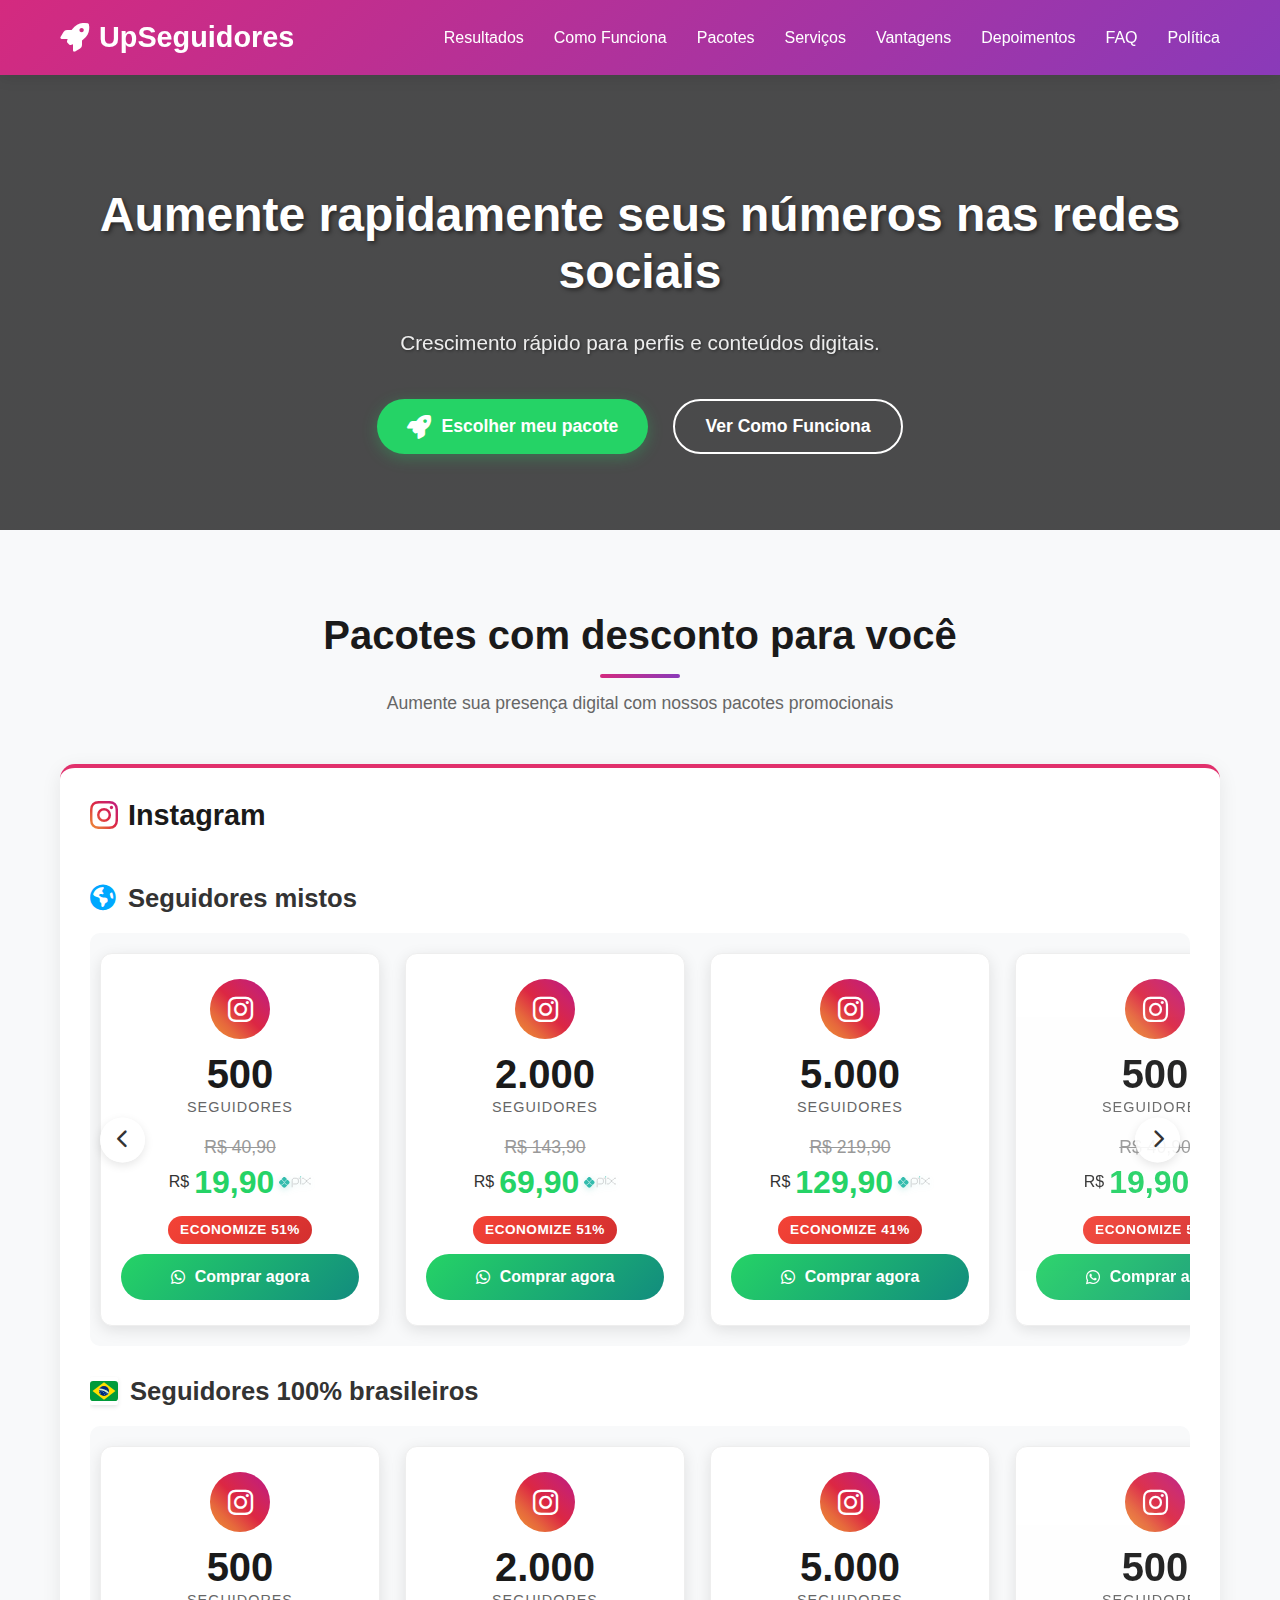
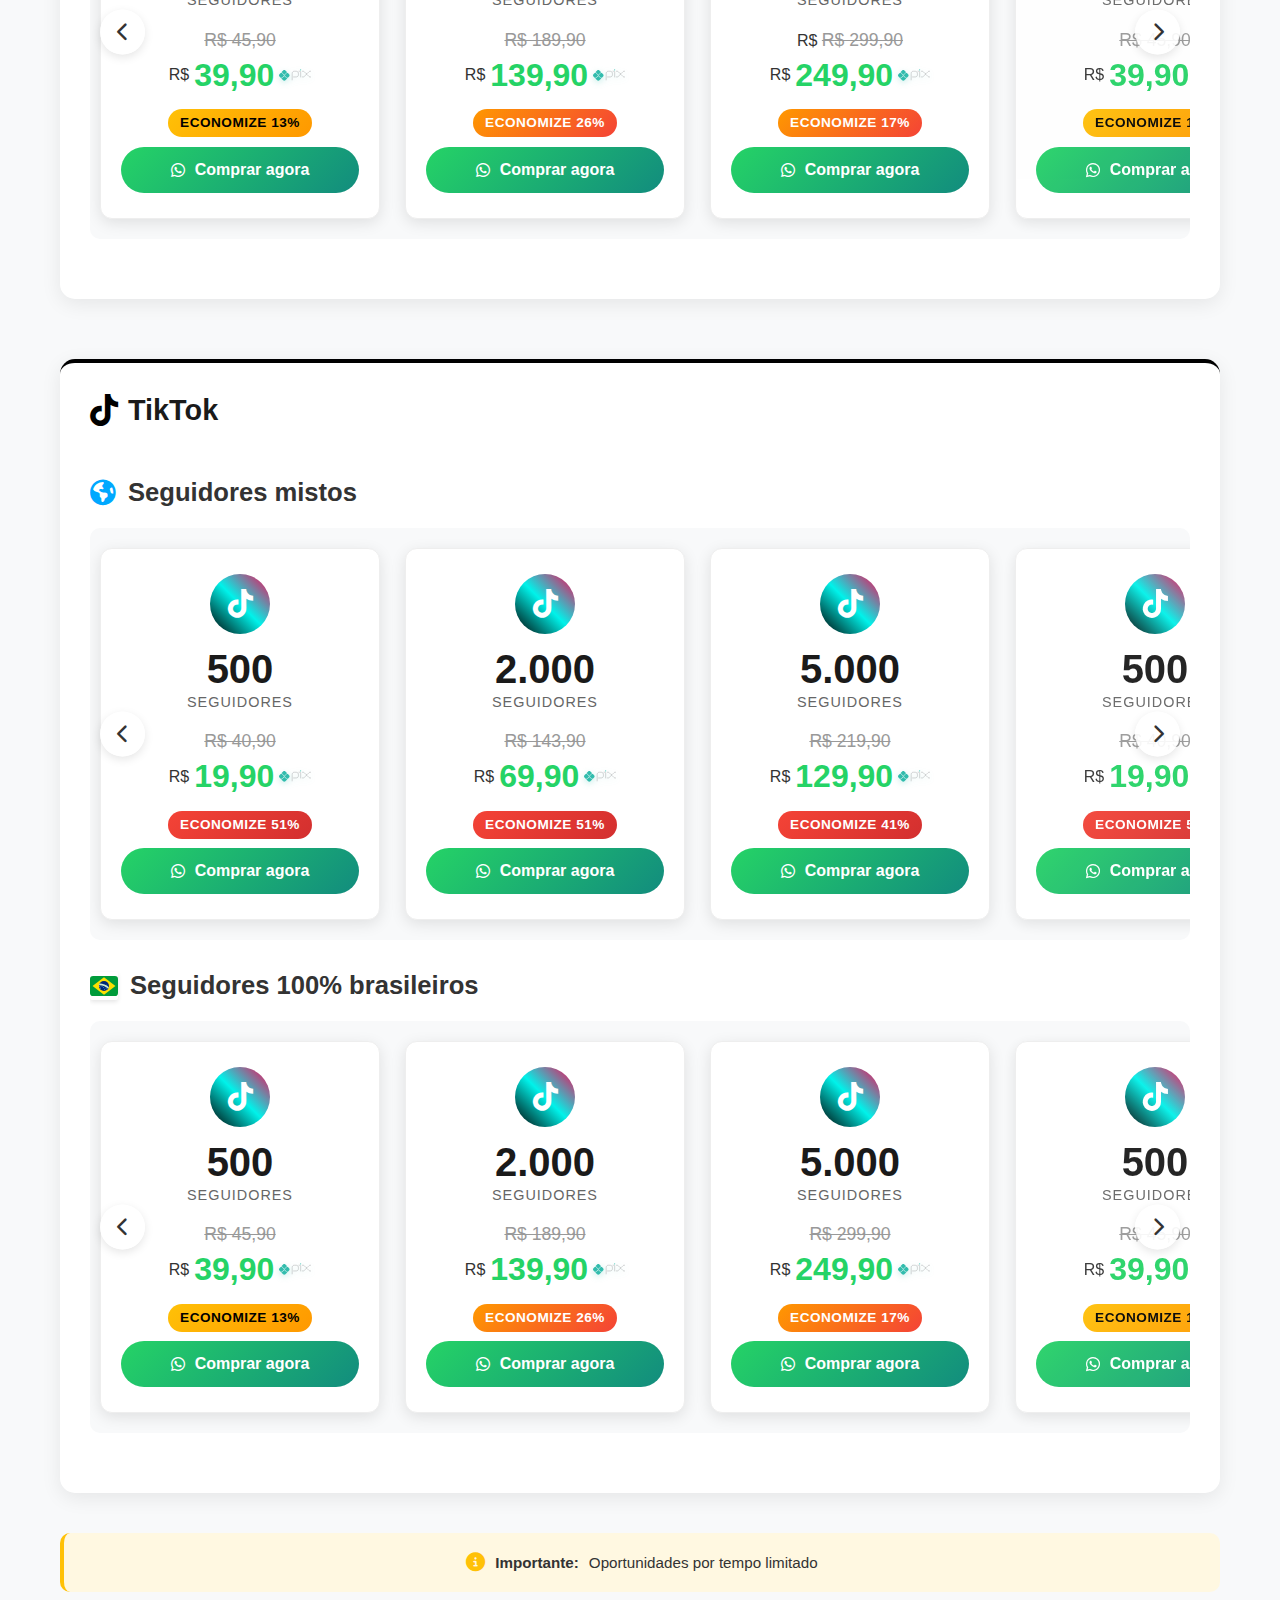
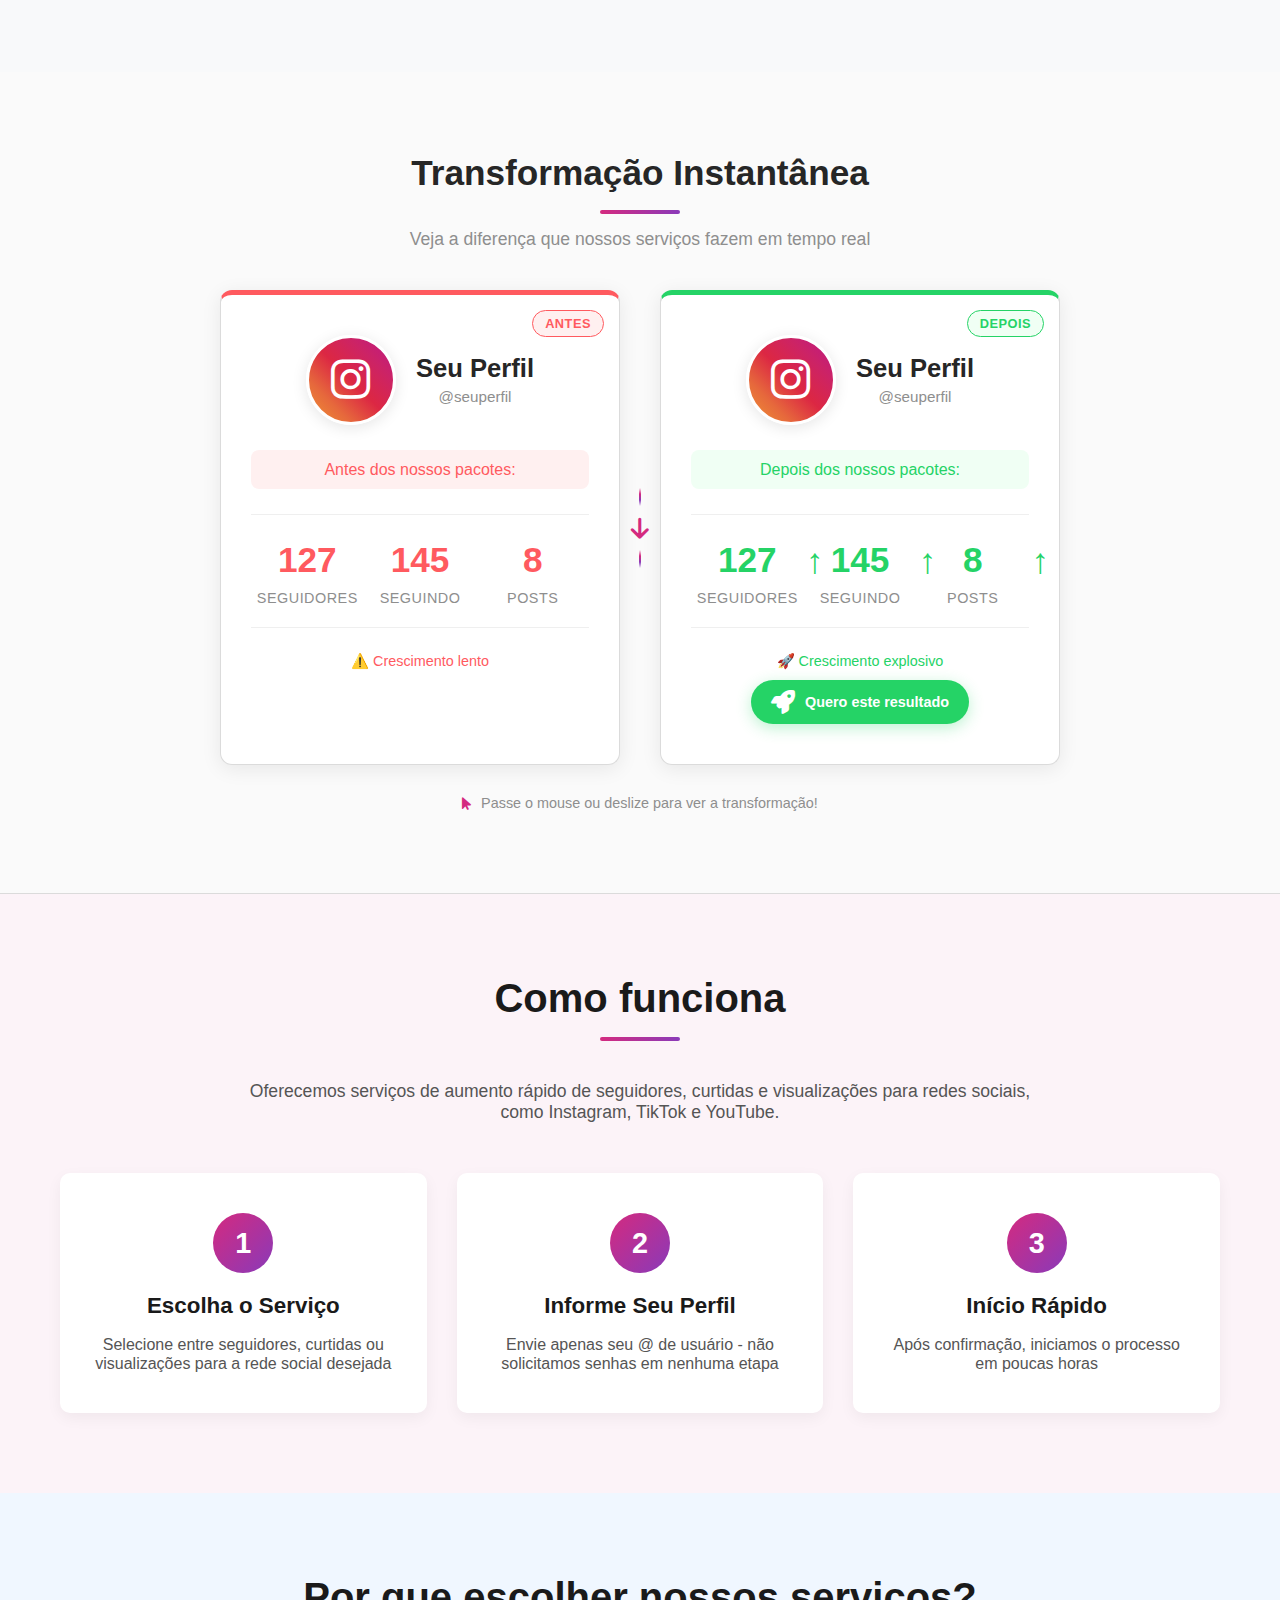
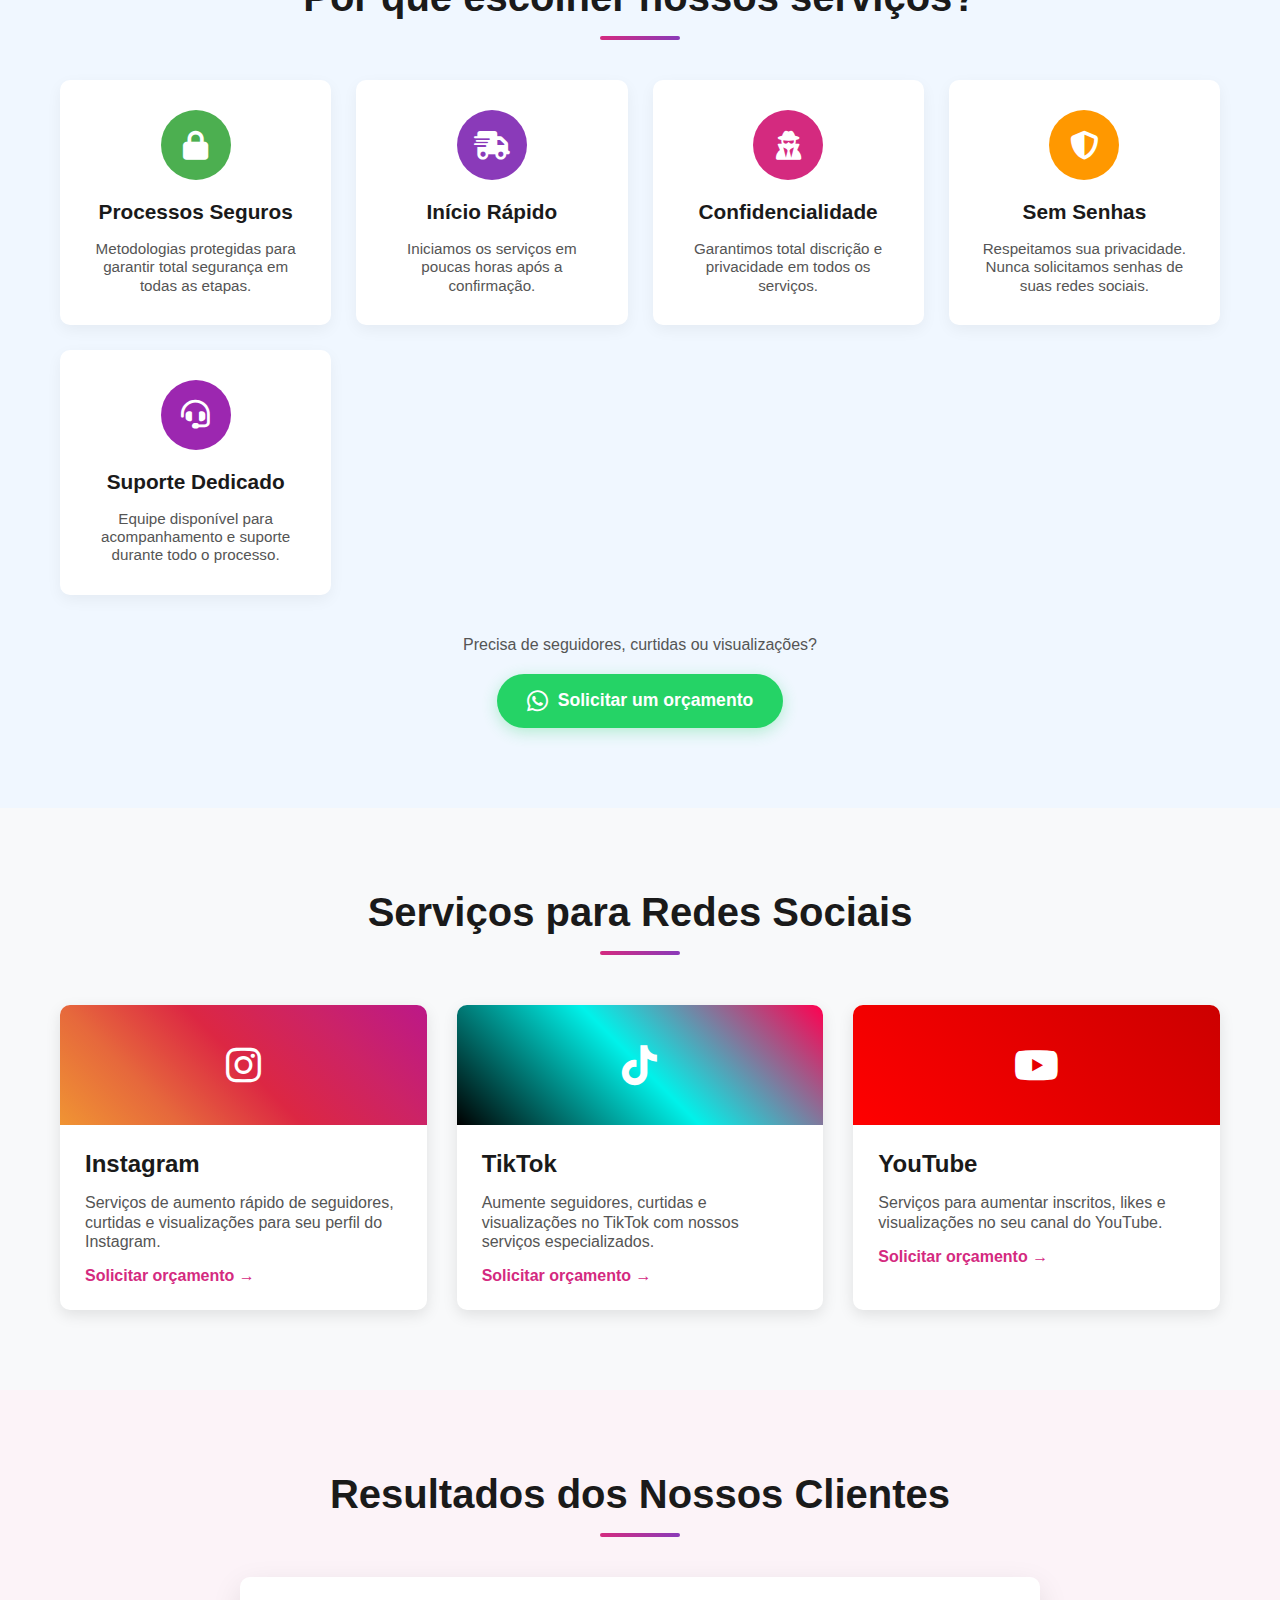
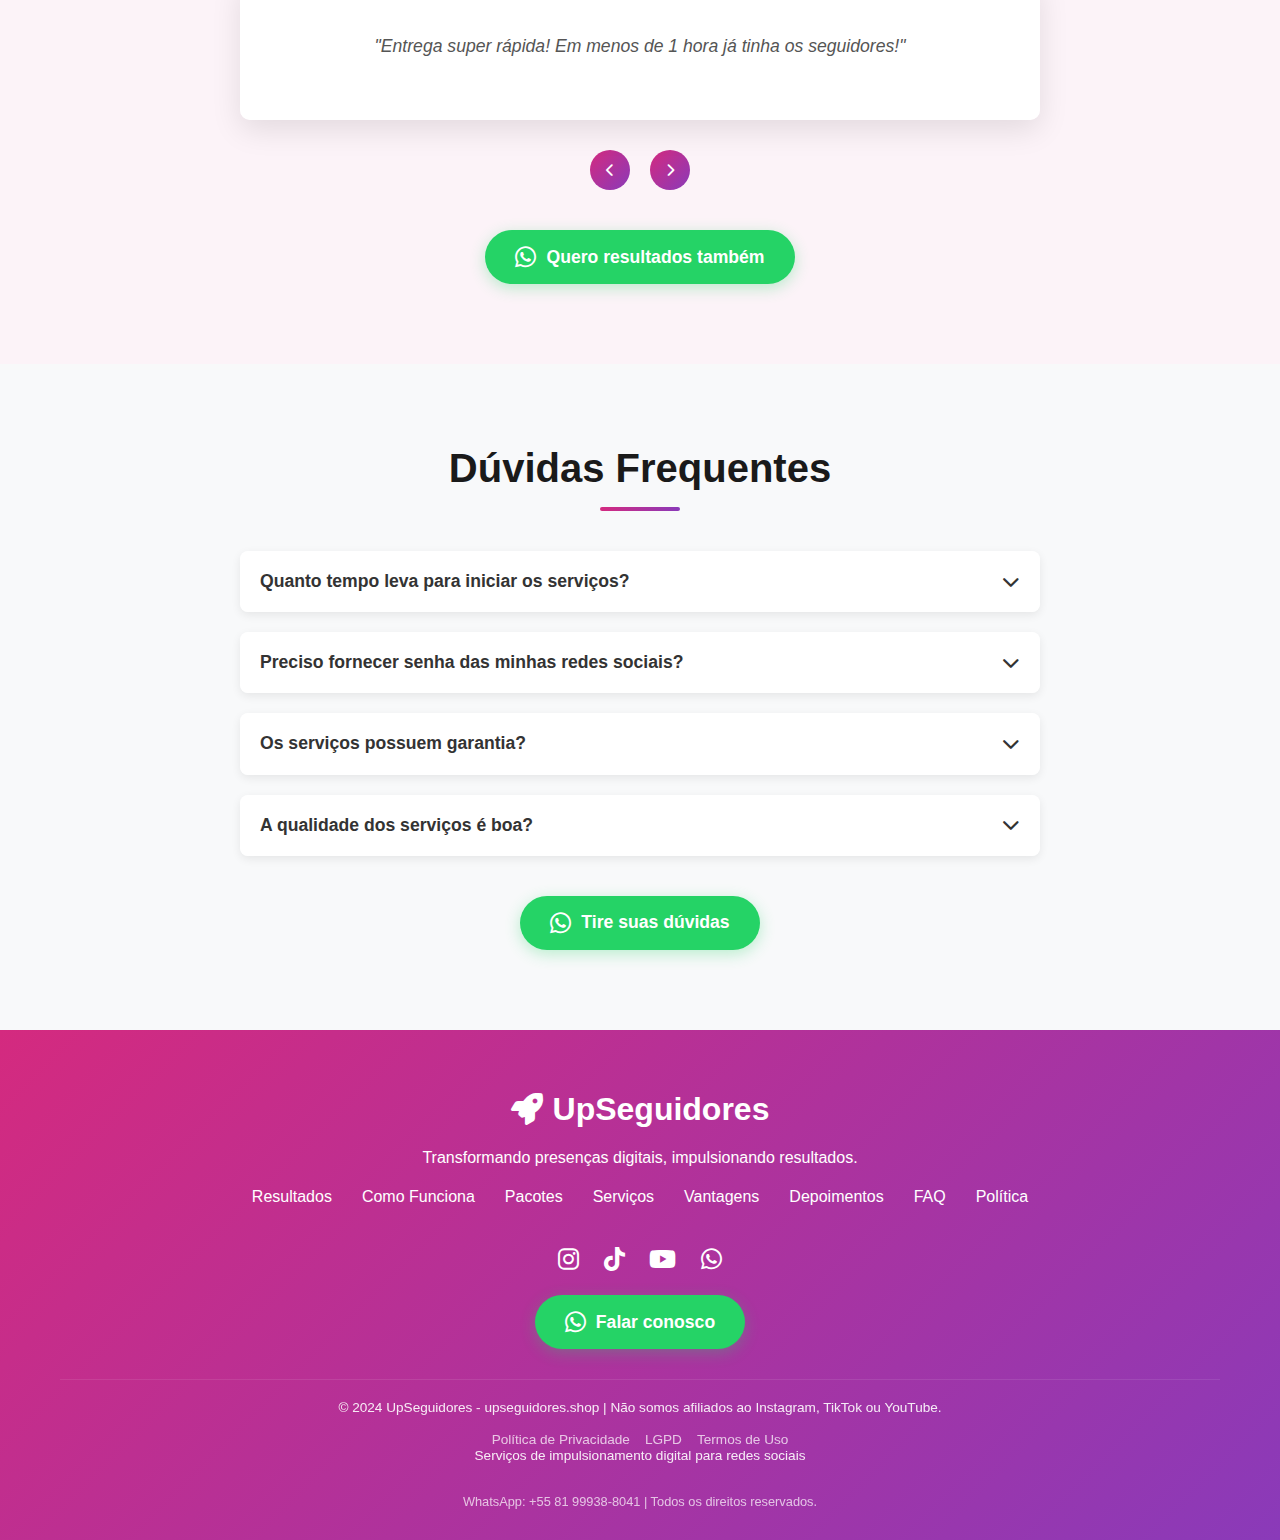
<file: index.html>
<!DOCTYPE html>
<html lang="pt-BR">
<head>
    <meta charset="UTF-8">
    <meta name="viewport" content="width=device-width, initial-scale=1.0">
    <title>UpSeguidores | Impulsionamento de Presença Digital</title>
    <meta name="description" content="Serviços de engajamento rápido para redes sociais. Aumente a visibilidade do seu perfil com suporte humano e início rápido após confirmação.">
    
    <!-- Google Tag Manager -->
    <script>(function(w,d,s,l,i){w[l]=w[l]||[];w[l].push({'gtm.start':
    new Date().getTime(),event:'gtm.js'});var f=d.getElementsByTagName(s)[0],
    j=d.createElement(s),dl=l!='dataLayer'?'&l='+l:'';j.async=true;j.src=
    'https://www.googletagmanager.com/gtm.js?id='+i+dl;f.parentNode.insertBefore(j,f);
    })(window,document,'script','dataLayer','GTM-MMQ89T46');</script>
    <!-- End Google Tag Manager -->
    
    <!-- Favicon -->
    <link rel="icon" href="favicon.svg" type="image/svg+xml">
    <link rel="apple-touch-icon" href="favicon.svg">
    
    <!-- Font Awesome -->
    <link rel="stylesheet" href="https://cdnjs.cloudflare.com/ajax/libs/font-awesome/6.4.0/css/all.min.css">
    
    <!-- CSS Personalizado -->
    <link rel="stylesheet" href="assets/css/style.css">
    
    <!-- Schema Markup para SEO e Confiança -->
    <script type="application/ld+json">
    {
        "@context": "https://schema.org",
        "@type": "ProfessionalService",
        "name": "UpSeguidores",
        "description": "Serviços de impulsionamento de presença digital para redes sociais",
        "url": "https://upseguidores.shop",
        "telephone": "+55-81-99938-8041",
        "address": {
            "@type": "PostalAddress",
            "addressCountry": "BR",
            "addressRegion": "Pernambuco"
        },
        "serviceType": "Impulsionamento Digital",
        "areaServed": {
            "@type": "Country",
            "name": "Brasil"
        }
    }
    </script>
    <meta name="viewport" content="width=device-width, initial-scale=1.0, maximum-scale=1.0, user-scalable=no">
</head>

<body>
    <!-- Google Tag Manager (noscript) -->
    <noscript><iframe src="https://www.googletagmanager.com/ns.html?id=GTM-MMQ89T46"
    height="0" width="0" style="display:none;visibility:hidden"></iframe></noscript>
    <!-- End Google Tag Manager (noscript) -->

    <!-- Header -->
    <header>
        <div class="container header-content">
            <div class="logo">
                <i class="fas fa-rocket"></i> UpSeguidores
            </div>

            <!-- Menu Hamburguer -->
            <div class="menu-toggle" id="mobile-menu">
                <span></span>
                <span></span>
                <span></span>
            </div>

            <nav id="nav">
                <ul>
                    <li><a href="#comparativo">Resultados</a></li>
                    <li><a href="#processo">Como Funciona</a></li>
                    <li><a href="#pacotes">Pacotes</a></li>
                    <li><a href="#services">Serviços</a></li>
                    <li><a href="#benefits">Vantagens</a></li>
                    <li><a href="#testimonials">Depoimentos</a></li>
                    <li><a href="#faq">FAQ</a></li>
                    <li><a href="politica.html">Política</a></li>
                </ul>
            </nav>
        </div>
    </header>

    <!-- Hero Section -->
    <section class="hero">
        <div class="container hero-content">
            <h1>Aumente rapidamente seus números nas redes sociais</h1>
            <p class="subtitle">Crescimento rápido para perfis e conteúdos digitais.</p>
            
            <div class="cta-buttons">
                <a href="#pacotes"
                    class="whatsapp-btn">
                    <i class="fas fa-rocket"></i> Escolher meu pacote
                </a>
                <a href="#processo" class="secondary-btn">
                    Ver Como Funciona
                </a>
            </div>
        </div>
    </section>
    

    <!-- Seção Pacotes com Desconto -->
    <section id="pacotes" class="pacotes-desconto">
        <div class="container">
            <h2>Pacotes com desconto para você</h2>
            <p class="section-subtitle">Aumente sua presença digital com nossos pacotes promocionais</p>
            
            <div class="pacotes-container">
                
                <!-- DIV Instagram -->
                <div class="rede-social-div instagram-div">
                    <h3 class="rede-social-title">
                        <i class="fab fa-instagram"></i> Instagram
                    </h3>

                    <!-- Carrossel Seguidores Mistos -->
                    <div class="carrossel-wrapper" style="margin-top: 50px;">
                        <h4 class="carrossel-subtitle">
                            <i class="fas fa-globe-americas" style="color: #00A8FF;"></i>
                            Seguidores mistos
                        </h4>
                        
                        <div class="carrossel-instagram-mix">
                            <div class="carrossel-inner">
                                <!-- Card 1 - 500 seguidores -->
                                <div class="pacote-card" data-quantidade="500" data-tipo="mistos" data-rede="instagram">
                                    <div class="pacote-icon">
                                        <i class="fab fa-instagram"></i>
                                    </div>
                                    <div class="pacote-quantidade">500</div>
                                    <div class="pacote-label">Seguidores</div>
                                    
                                    <div class="pacote-preco-antigo">
                                        
                                        <span class="preco-riscado">R$ 34,90</span>
                                    </div>
                                    
                                    <div class="pacote-preco-atual">
                                         <span class="moeda">R$</span>
                                        <span class="preco-novo">19,90</span>
                                       <svg class="pix-icon" viewBox="0 0 237.765 84.263" height="32" width="32">
  <g transform="translate(-535.594,-20.809)">
    <path d="m633.421 99.489v-48.324c0-8.892 7.208-16.1 16.099-16.1l14.268 0.021c8.866 0.018 16.044 7.21 16.044 16.076v10.286c0 8.892-7.208 16.1-16.1 16.1h-20.162" style="fill:none;stroke:#939598;stroke-width:2.976;stroke-linecap:round;stroke-linejoin:round;stroke-miterlimit:10;stroke-dasharray:none;stroke-opacity:1"/>
    <path d="m683.819 35.059h6.189c3.649 0 6.607 2.958 6.607 6.607v36.098" style="fill:none;stroke:#939598;stroke-width:2.976;stroke-linecap:round;stroke-linejoin:round;stroke-miterlimit:10;stroke-dasharray:none;stroke-opacity:1"/>
    <path d="m695.289 29.466-2.807-2.807c-0.697-0.696-0.697-1.826 0-2.522l2.805-2.805c0.698-0.697 1.828-0.697 2.526 0l2.805 2.805c0.697 0.696 0.697 1.826 0 2.522l-2.807 2.807c-0.696 0.696-1.825 0.696-2.522 0" style="fill:#32bcad;fill-opacity:1;fill-rule:nonzero;stroke:none"/>
    <path d="m708.489 35.027h6.138c3.158 0 6.186 1.254 8.418 3.487l14.357 14.357c1.859 1.86 4.874 1.86 6.735 0l14.304-14.304c2.233-2.232 5.261-3.487 8.418-3.487h4.99" style="fill:none;stroke:#939598;stroke-width:2.976;stroke-linecap:round;stroke-linejoin:round;stroke-miterlimit:10;stroke-dasharray:none;stroke-opacity:1"/>
    <path d="m708.489 77.448h6.138c3.158 0 6.186-1.254 8.418-3.487l14.357-14.356c1.859-1.86 4.874-1.86 6.735 0l14.304 14.304c2.233 2.232 5.261 3.487 8.418 3.487h4.99" style="fill:none;stroke:#939598;stroke-width:2.976;stroke-linecap:round;stroke-linejoin:round;stroke-miterlimit:10;stroke-dasharray:none;stroke-opacity:1"/>
    <path d="m596.827 86.62c-3.08 0-5.978-1.199-8.156-3.377l-11.777-11.777c-0.827-0.829-2.268-0.827-3.095 0l-11.82 11.82c-2.178 2.177-5.075 3.377-8.156 3.377h-2.321l14.916 14.915c4.658 4.658 12.211 4.658 16.869 0l14.958-14.958z" style="fill:#32bcad;fill-opacity:1;fill-rule:nonzero;stroke:none"/>
    <path d="m553.824 44.963c3.08 0 5.978 1.199 8.156 3.377l11.82 11.822c0.851 0.852 2.241 0.855 3.095-0.001l11.777-11.777c2.178-2.177 5.075-3.377 8.156-3.377h1.419l-14.958-14.958c-4.658-4.658-12.211-4.658-16.869 0l-14.915 14.915z" style="fill:#32bcad;fill-opacity:1;fill-rule:nonzero;stroke:none"/>
    <path d="m610.618 57.379-9.039-9.039c-0.199 0.08-0.415 0.129-0.642 0.129h-4.11c-2.125 0-4.205 0.862-5.706 2.364l-11.776 11.777c-1.102 1.102-2.55 1.653-3.997 1.653-1.448 0-2.895-0.551-3.997-1.652l-11.821-11.821c-1.501-1.503-3.581-2.364-5.706-2.364h-5.054c-0.215 0-0.417-0.051-0.607-0.122l-9.075 9.075c-4.658 4.658-4.658 12.211 0 16.869l9.075 9.075c0.19-0.072 0.392-0.122 0.607-0.122h5.054c2.125 0 4.205-0.861 5.706-2.364l11.82-11.82c2.136-2.135 5.86-2.135 7.995 0.001l11.776 11.776c1.501 1.502 3.581 2.364 5.706 2.364h4.11c0.227 0 0.443 0.05 0.642 0.129l9.039-9.039c4.658-4.658 4.658-12.211 0-16.869" style="fill:#32bcad;fill-opacity:1;fill-rule:nonzero;stroke:none"/>
  </g>
</svg>
                                    
                                    </div>
                                    
                                    <div class="pacote-economia">
                                        <span class="economia-badge">Economize 14%</span>
                                    </div>
                                    
                                    <button class="whatsapp-pacote-btn" data-quantidade="500" data-tipo="mistos" data-rede="instagram">
                                        <i class="fab fa-whatsapp"></i> Comprar agora
                                    </button>
                                </div>
                                
                                <!-- Card 2 - 2000 seguidores -->
                                <div class="pacote-card" data-quantidade="2000" data-tipo="mistos" data-rede="instagram">
                                    <div class="pacote-icon">
                                        <i class="fab fa-instagram"></i>
                                    </div>
                                    <div class="pacote-quantidade">2.000</div>
                                    <div class="pacote-label">Seguidores</div>
                                    
                                    <div class="pacote-preco-antigo">
                                        <span class="preco-riscado">R$ 143,90</span>
                                    </div>
                                    
                                    <div class="pacote-preco-atual">
                                         <span class="moeda">R$</span>
                                        <span class="preco-novo"> 69,90</span>
                                       <svg class="pix-icon" viewBox="0 0 237.765 84.263" height="32" width="32">
  <g transform="translate(-535.594,-20.809)">
    <path d="m633.421 99.489v-48.324c0-8.892 7.208-16.1 16.099-16.1l14.268 0.021c8.866 0.018 16.044 7.21 16.044 16.076v10.286c0 8.892-7.208 16.1-16.1 16.1h-20.162" style="fill:none;stroke:#939598;stroke-width:2.976;stroke-linecap:round;stroke-linejoin:round;stroke-miterlimit:10;stroke-dasharray:none;stroke-opacity:1"/>
    <path d="m683.819 35.059h6.189c3.649 0 6.607 2.958 6.607 6.607v36.098" style="fill:none;stroke:#939598;stroke-width:2.976;stroke-linecap:round;stroke-linejoin:round;stroke-miterlimit:10;stroke-dasharray:none;stroke-opacity:1"/>
    <path d="m695.289 29.466-2.807-2.807c-0.697-0.696-0.697-1.826 0-2.522l2.805-2.805c0.698-0.697 1.828-0.697 2.526 0l2.805 2.805c0.697 0.696 0.697 1.826 0 2.522l-2.807 2.807c-0.696 0.696-1.825 0.696-2.522 0" style="fill:#32bcad;fill-opacity:1;fill-rule:nonzero;stroke:none"/>
    <path d="m708.489 35.027h6.138c3.158 0 6.186 1.254 8.418 3.487l14.357 14.357c1.859 1.86 4.874 1.86 6.735 0l14.304-14.304c2.233-2.232 5.261-3.487 8.418-3.487h4.99" style="fill:none;stroke:#939598;stroke-width:2.976;stroke-linecap:round;stroke-linejoin:round;stroke-miterlimit:10;stroke-dasharray:none;stroke-opacity:1"/>
    <path d="m708.489 77.448h6.138c3.158 0 6.186-1.254 8.418-3.487l14.357-14.356c1.859-1.86 4.874-1.86 6.735 0l14.304 14.304c2.233 2.232 5.261 3.487 8.418 3.487h4.99" style="fill:none;stroke:#939598;stroke-width:2.976;stroke-linecap:round;stroke-linejoin:round;stroke-miterlimit:10;stroke-dasharray:none;stroke-opacity:1"/>
    <path d="m596.827 86.62c-3.08 0-5.978-1.199-8.156-3.377l-11.777-11.777c-0.827-0.829-2.268-0.827-3.095 0l-11.82 11.82c-2.178 2.177-5.075 3.377-8.156 3.377h-2.321l14.916 14.915c4.658 4.658 12.211 4.658 16.869 0l14.958-14.958z" style="fill:#32bcad;fill-opacity:1;fill-rule:nonzero;stroke:none"/>
    <path d="m553.824 44.963c3.08 0 5.978 1.199 8.156 3.377l11.82 11.822c0.851 0.852 2.241 0.855 3.095-0.001l11.777-11.777c2.178-2.177 5.075-3.377 8.156-3.377h1.419l-14.958-14.958c-4.658-4.658-12.211-4.658-16.869 0l-14.915 14.915z" style="fill:#32bcad;fill-opacity:1;fill-rule:nonzero;stroke:none"/>
    <path d="m610.618 57.379-9.039-9.039c-0.199 0.08-0.415 0.129-0.642 0.129h-4.11c-2.125 0-4.205 0.862-5.706 2.364l-11.776 11.777c-1.102 1.102-2.55 1.653-3.997 1.653-1.448 0-2.895-0.551-3.997-1.652l-11.821-11.821c-1.501-1.503-3.581-2.364-5.706-2.364h-5.054c-0.215 0-0.417-0.051-0.607-0.122l-9.075 9.075c-4.658 4.658-4.658 12.211 0 16.869l9.075 9.075c0.19-0.072 0.392-0.122 0.607-0.122h5.054c2.125 0 4.205-0.861 5.706-2.364l11.82-11.82c2.136-2.135 5.86-2.135 7.995 0.001l11.776 11.776c1.501 1.502 3.581 2.364 5.706 2.364h4.11c0.227 0 0.443 0.05 0.642 0.129l9.039-9.039c4.658-4.658 4.658-12.211 0-16.869" style="fill:#32bcad;fill-opacity:1;fill-rule:nonzero;stroke:none"/>
  </g>
</svg>
                                    </div>
                                    
                                    <div class="pacote-economia">
                                        <span class="economia-badge">Economize 38%</span>
                                    </div>
                                    
                                    <button class="whatsapp-pacote-btn" data-quantidade="2000" data-tipo="mistos" data-rede="instagram">
                                        <i class="fab fa-whatsapp"></i> Comprar agora
                                    </button>
                                </div>
                                
                                <!-- Card 3 - 5000 seguidores -->
                                <div class="pacote-card" data-quantidade="5000" data-tipo="mistos" data-rede="instagram">
                                    <div class="pacote-icon">
                                        <i class="fab fa-instagram"></i>
                                    </div>
                                    <div class="pacote-quantidade">5.000</div>
                                    <div class="pacote-label">Seguidores</div>
                                    
                                    <div class="pacote-preco-antigo">
                                        <span class="preco-riscado">R$ 189,90</span>
                                    </div>
                                    
                                    <div class="pacote-preco-atual">
                                         <span class="moeda">R$</span>
                                        <span class="preco-novo"> 129,90</span>
                                      <svg class="pix-icon" viewBox="0 0 237.765 84.263" height="32" width="32">
  <g transform="translate(-535.594,-20.809)">
    <path d="m633.421 99.489v-48.324c0-8.892 7.208-16.1 16.099-16.1l14.268 0.021c8.866 0.018 16.044 7.21 16.044 16.076v10.286c0 8.892-7.208 16.1-16.1 16.1h-20.162" style="fill:none;stroke:#939598;stroke-width:2.976;stroke-linecap:round;stroke-linejoin:round;stroke-miterlimit:10;stroke-dasharray:none;stroke-opacity:1"/>
    <path d="m683.819 35.059h6.189c3.649 0 6.607 2.958 6.607 6.607v36.098" style="fill:none;stroke:#939598;stroke-width:2.976;stroke-linecap:round;stroke-linejoin:round;stroke-miterlimit:10;stroke-dasharray:none;stroke-opacity:1"/>
    <path d="m695.289 29.466-2.807-2.807c-0.697-0.696-0.697-1.826 0-2.522l2.805-2.805c0.698-0.697 1.828-0.697 2.526 0l2.805 2.805c0.697 0.696 0.697 1.826 0 2.522l-2.807 2.807c-0.696 0.696-1.825 0.696-2.522 0" style="fill:#32bcad;fill-opacity:1;fill-rule:nonzero;stroke:none"/>
    <path d="m708.489 35.027h6.138c3.158 0 6.186 1.254 8.418 3.487l14.357 14.357c1.859 1.86 4.874 1.86 6.735 0l14.304-14.304c2.233-2.232 5.261-3.487 8.418-3.487h4.99" style="fill:none;stroke:#939598;stroke-width:2.976;stroke-linecap:round;stroke-linejoin:round;stroke-miterlimit:10;stroke-dasharray:none;stroke-opacity:1"/>
    <path d="m708.489 77.448h6.138c3.158 0 6.186-1.254 8.418-3.487l14.357-14.356c1.859-1.86 4.874-1.86 6.735 0l14.304 14.304c2.233 2.232 5.261 3.487 8.418 3.487h4.99" style="fill:none;stroke:#939598;stroke-width:2.976;stroke-linecap:round;stroke-linejoin:round;stroke-miterlimit:10;stroke-dasharray:none;stroke-opacity:1"/>
    <path d="m596.827 86.62c-3.08 0-5.978-1.199-8.156-3.377l-11.777-11.777c-0.827-0.829-2.268-0.827-3.095 0l-11.82 11.82c-2.178 2.177-5.075 3.377-8.156 3.377h-2.321l14.916 14.915c4.658 4.658 12.211 4.658 16.869 0l14.958-14.958z" style="fill:#32bcad;fill-opacity:1;fill-rule:nonzero;stroke:none"/>
    <path d="m553.824 44.963c3.08 0 5.978 1.199 8.156 3.377l11.82 11.822c0.851 0.852 2.241 0.855 3.095-0.001l11.777-11.777c2.178-2.177 5.075-3.377 8.156-3.377h1.419l-14.958-14.958c-4.658-4.658-12.211-4.658-16.869 0l-14.915 14.915z" style="fill:#32bcad;fill-opacity:1;fill-rule:nonzero;stroke:none"/>
    <path d="m610.618 57.379-9.039-9.039c-0.199 0.08-0.415 0.129-0.642 0.129h-4.11c-2.125 0-4.205 0.862-5.706 2.364l-11.776 11.777c-1.102 1.102-2.55 1.653-3.997 1.653-1.448 0-2.895-0.551-3.997-1.652l-11.821-11.821c-1.501-1.503-3.581-2.364-5.706-2.364h-5.054c-0.215 0-0.417-0.051-0.607-0.122l-9.075 9.075c-4.658 4.658-4.658 12.211 0 16.869l9.075 9.075c0.19-0.072 0.392-0.122 0.607-0.122h5.054c2.125 0 4.205-0.861 5.706-2.364l11.82-11.82c2.136-2.135 5.86-2.135 7.995 0.001l11.776 11.776c1.501 1.502 3.581 2.364 5.706 2.364h4.11c0.227 0 0.443 0.05 0.642 0.129l9.039-9.039c4.658-4.658 4.658-12.211 0-16.869" style="fill:#32bcad;fill-opacity:1;fill-rule:nonzero;stroke:none"/>
  </g>
</svg>
                                    </div>
                                    
                                    <div class="pacote-economia">
                                        <span class="economia-badge">Economize 32%</span>
                                    </div>
                                    
                                    <button class="whatsapp-pacote-btn" data-quantidade="5000" data-tipo="mistos" data-rede="instagram">
                                        <i class="fab fa-whatsapp"></i> Comprar agora
                                    </button>
                                </div>
                            </div>
                            
                            <button class="carrossel-btn carrossel-prev" data-carrossel="instagram-mix">
                                <i class="fas fa-chevron-left"></i>
                            </button>
                            <button class="carrossel-btn carrossel-next" data-carrossel="instagram-mix">
                                <i class="fas fa-chevron-right"></i>
                            </button>
                        </div>
                    </div>
                    
                    <!-- Carrossel Seguidores Brasileiros -->
                    <div class="carrossel-wrapper">
                       <h4 class="carrossel-subtitle">
    <svg class="brazil-flag" xmlns="http://www.w3.org/2000/svg" width="28" height="28" viewBox="0 0 36 36" aria-hidden="true">
        <path fill="#009B3A" d="M36 27a4 4 0 0 1-4 4H4a4 4 0 0 1-4-4V9a4 4 0 0 1 4-4h28a4 4 0 0 1 4 4v18z"/>
        <path fill="#FEDF01" d="M32.728 18L18 29.124L3.272 18L18 6.875z"/>
        <circle fill="#002776" cx="17.976" cy="17.924" r="6.458"/>
        <path fill="#CBE9D4" d="M12.277 14.887a6.406 6.406 0 0 0-.672 2.023c3.995-.29 9.417 1.891 11.744 4.595c.402-.604.7-1.28.883-2.004c-2.872-2.808-7.917-4.63-11.955-4.614z"/>
        <path fill="#88C9F9" d="M12 18.233h1v1h-1zm1 2h1v1h-1z"/>
        <path fill="#55ACEE" d="M15 18.233h1v1h-1zm2 1h1v1h-1zm4 2h1v1h-1zm-3 1h1v1h-1zm3-6h1v1h-1z"/>
        <path fill="#3B88C3" d="M19 20.233h1v1h-1z"/>
    </svg>
    Seguidores 100% brasileiros
</h4>

                        <div class="carrossel-instagram-br">
                            <div class="carrossel-inner">
                                <!-- Card 1 - 500 seguidores -->
                                <div class="pacote-card" data-quantidade="500" data-tipo="brasileiros" data-rede="instagram">
                                    <div class="pacote-icon">
                                        <i class="fab fa-instagram"></i>
                                    </div>
                                    <div class="pacote-quantidade">500</div>
                                    <div class="pacote-label">Seguidores</div>
                                    
                                    <div class="pacote-preco-antigo">
                                        <span class="preco-riscado">R$ 39,90</span>
                                    </div>
                                    
                                    <div class="pacote-preco-atual">
                                        <span class="moeda">R$</span>
                                        <span class="preco-novo">39,90</span>
                                        <svg class="pix-icon" viewBox="0 0 237.765 84.263" height="32" width="32">
  <g transform="translate(-535.594,-20.809)">
    <path d="m633.421 99.489v-48.324c0-8.892 7.208-16.1 16.099-16.1l14.268 0.021c8.866 0.018 16.044 7.21 16.044 16.076v10.286c0 8.892-7.208 16.1-16.1 16.1h-20.162" style="fill:none;stroke:#939598;stroke-width:2.976;stroke-linecap:round;stroke-linejoin:round;stroke-miterlimit:10;stroke-dasharray:none;stroke-opacity:1"/>
    <path d="m683.819 35.059h6.189c3.649 0 6.607 2.958 6.607 6.607v36.098" style="fill:none;stroke:#939598;stroke-width:2.976;stroke-linecap:round;stroke-linejoin:round;stroke-miterlimit:10;stroke-dasharray:none;stroke-opacity:1"/>
    <path d="m695.289 29.466-2.807-2.807c-0.697-0.696-0.697-1.826 0-2.522l2.805-2.805c0.698-0.697 1.828-0.697 2.526 0l2.805 2.805c0.697 0.696 0.697 1.826 0 2.522l-2.807 2.807c-0.696 0.696-1.825 0.696-2.522 0" style="fill:#32bcad;fill-opacity:1;fill-rule:nonzero;stroke:none"/>
    <path d="m708.489 35.027h6.138c3.158 0 6.186 1.254 8.418 3.487l14.357 14.357c1.859 1.86 4.874 1.86 6.735 0l14.304-14.304c2.233-2.232 5.261-3.487 8.418-3.487h4.99" style="fill:none;stroke:#939598;stroke-width:2.976;stroke-linecap:round;stroke-linejoin:round;stroke-miterlimit:10;stroke-dasharray:none;stroke-opacity:1"/>
    <path d="m708.489 77.448h6.138c3.158 0 6.186-1.254 8.418-3.487l14.357-14.356c1.859-1.86 4.874-1.86 6.735 0l14.304 14.304c2.233 2.232 5.261 3.487 8.418 3.487h4.99" style="fill:none;stroke:#939598;stroke-width:2.976;stroke-linecap:round;stroke-linejoin:round;stroke-miterlimit:10;stroke-dasharray:none;stroke-opacity:1"/>
    <path d="m596.827 86.62c-3.08 0-5.978-1.199-8.156-3.377l-11.777-11.777c-0.827-0.829-2.268-0.827-3.095 0l-11.82 11.82c-2.178 2.177-5.075 3.377-8.156 3.377h-2.321l14.916 14.915c4.658 4.658 12.211 4.658 16.869 0l14.958-14.958z" style="fill:#32bcad;fill-opacity:1;fill-rule:nonzero;stroke:none"/>
    <path d="m553.824 44.963c3.08 0 5.978 1.199 8.156 3.377l11.82 11.822c0.851 0.852 2.241 0.855 3.095-0.001l11.777-11.777c2.178-2.177 5.075-3.377 8.156-3.377h1.419l-14.958-14.958c-4.658-4.658-12.211-4.658-16.869 0l-14.915 14.915z" style="fill:#32bcad;fill-opacity:1;fill-rule:nonzero;stroke:none"/>
    <path d="m610.618 57.379-9.039-9.039c-0.199 0.08-0.415 0.129-0.642 0.129h-4.11c-2.125 0-4.205 0.862-5.706 2.364l-11.776 11.777c-1.102 1.102-2.55 1.653-3.997 1.653-1.448 0-2.895-0.551-3.997-1.652l-11.821-11.821c-1.501-1.503-3.581-2.364-5.706-2.364h-5.054c-0.215 0-0.417-0.051-0.607-0.122l-9.075 9.075c-4.658 4.658-4.658 12.211 0 16.869l9.075 9.075c0.19-0.072 0.392-0.122 0.607-0.122h5.054c2.125 0 4.205-0.861 5.706-2.364l11.82-11.82c2.136-2.135 5.86-2.135 7.995 0.001l11.776 11.776c1.501 1.502 3.581 2.364 5.706 2.364h4.11c0.227 0 0.443 0.05 0.642 0.129l9.039-9.039c4.658-4.658 4.658-12.211 0-16.869" style="fill:#32bcad;fill-opacity:1;fill-rule:nonzero;stroke:none"/>
  </g>
</svg>
                                    </div>
                                    
                                    <div class="pacote-economia">
                                        <span class="economia-badge">Economize 13%</span>
                                    </div>
                                    
                                    <button class="whatsapp-pacote-btn" data-quantidade="500" data-tipo="brasileiros" data-rede="instagram">
                                        <i class="fab fa-whatsapp"></i> Comprar agora
                                    </button>
                                </div>
                                
                                <!-- Card 2 - 2000 seguidores -->
                                <div class="pacote-card" data-quantidade="2000" data-tipo="brasileiros" data-rede="instagram">
                                    <div class="pacote-icon">
                                        <i class="fab fa-instagram"></i>
                                    </div>
                                    <div class="pacote-quantidade">2.000</div>
                                    <div class="pacote-label">Seguidores</div>
                                    
                                    <div class="pacote-preco-antigo">
                                        <span class="preco-riscado">R$ 189,90</span>
                                    </div>
                                    
                                    <div class="pacote-preco-atual">
                                         <span class="moeda">R$</span>
                                        <span class="preco-novo"> 139,90</span>
                                        <svg class="pix-icon" viewBox="0 0 237.765 84.263" height="32" width="32">
  <g transform="translate(-535.594,-20.809)">
    <path d="m633.421 99.489v-48.324c0-8.892 7.208-16.1 16.099-16.1l14.268 0.021c8.866 0.018 16.044 7.21 16.044 16.076v10.286c0 8.892-7.208 16.1-16.1 16.1h-20.162" style="fill:none;stroke:#939598;stroke-width:2.976;stroke-linecap:round;stroke-linejoin:round;stroke-miterlimit:10;stroke-dasharray:none;stroke-opacity:1"/>
    <path d="m683.819 35.059h6.189c3.649 0 6.607 2.958 6.607 6.607v36.098" style="fill:none;stroke:#939598;stroke-width:2.976;stroke-linecap:round;stroke-linejoin:round;stroke-miterlimit:10;stroke-dasharray:none;stroke-opacity:1"/>
    <path d="m695.289 29.466-2.807-2.807c-0.697-0.696-0.697-1.826 0-2.522l2.805-2.805c0.698-0.697 1.828-0.697 2.526 0l2.805 2.805c0.697 0.696 0.697 1.826 0 2.522l-2.807 2.807c-0.696 0.696-1.825 0.696-2.522 0" style="fill:#32bcad;fill-opacity:1;fill-rule:nonzero;stroke:none"/>
    <path d="m708.489 35.027h6.138c3.158 0 6.186 1.254 8.418 3.487l14.357 14.357c1.859 1.86 4.874 1.86 6.735 0l14.304-14.304c2.233-2.232 5.261-3.487 8.418-3.487h4.99" style="fill:none;stroke:#939598;stroke-width:2.976;stroke-linecap:round;stroke-linejoin:round;stroke-miterlimit:10;stroke-dasharray:none;stroke-opacity:1"/>
    <path d="m708.489 77.448h6.138c3.158 0 6.186-1.254 8.418-3.487l14.357-14.356c1.859-1.86 4.874-1.86 6.735 0l14.304 14.304c2.233 2.232 5.261 3.487 8.418 3.487h4.99" style="fill:none;stroke:#939598;stroke-width:2.976;stroke-linecap:round;stroke-linejoin:round;stroke-miterlimit:10;stroke-dasharray:none;stroke-opacity:1"/>
    <path d="m596.827 86.62c-3.08 0-5.978-1.199-8.156-3.377l-11.777-11.777c-0.827-0.829-2.268-0.827-3.095 0l-11.82 11.82c-2.178 2.177-5.075 3.377-8.156 3.377h-2.321l14.916 14.915c4.658 4.658 12.211 4.658 16.869 0l14.958-14.958z" style="fill:#32bcad;fill-opacity:1;fill-rule:nonzero;stroke:none"/>
    <path d="m553.824 44.963c3.08 0 5.978 1.199 8.156 3.377l11.82 11.822c0.851 0.852 2.241 0.855 3.095-0.001l11.777-11.777c2.178-2.177 5.075-3.377 8.156-3.377h1.419l-14.958-14.958c-4.658-4.658-12.211-4.658-16.869 0l-14.915 14.915z" style="fill:#32bcad;fill-opacity:1;fill-rule:nonzero;stroke:none"/>
    <path d="m610.618 57.379-9.039-9.039c-0.199 0.08-0.415 0.129-0.642 0.129h-4.11c-2.125 0-4.205 0.862-5.706 2.364l-11.776 11.777c-1.102 1.102-2.55 1.653-3.997 1.653-1.448 0-2.895-0.551-3.997-1.652l-11.821-11.821c-1.501-1.503-3.581-2.364-5.706-2.364h-5.054c-0.215 0-0.417-0.051-0.607-0.122l-9.075 9.075c-4.658 4.658-4.658 12.211 0 16.869l9.075 9.075c0.19-0.072 0.392-0.122 0.607-0.122h5.054c2.125 0 4.205-0.861 5.706-2.364l11.82-11.82c2.136-2.135 5.86-2.135 7.995 0.001l11.776 11.776c1.501 1.502 3.581 2.364 5.706 2.364h4.11c0.227 0 0.443 0.05 0.642 0.129l9.039-9.039c4.658-4.658 4.658-12.211 0-16.869" style="fill:#32bcad;fill-opacity:1;fill-rule:nonzero;stroke:none"/>
  </g>
</svg>
</div>
                                    
                                    <div class="pacote-economia">
                                        <span class="economia-badge">Economize 26%</span>
                                    </div>
                                    
                                    <button class="whatsapp-pacote-btn" data-quantidade="2000" data-tipo="brasileiros" data-rede="instagram">
                                        <i class="fab fa-whatsapp"></i> Comprar agora
                                    </button>
                                </div>
                                
                                <!-- Card 3 - 5000 seguidores -->
                                <div class="pacote-card" data-quantidade="5000" data-tipo="brasileiros" data-rede="instagram">
                                    <div class="pacote-icon">
                                        <i class="fab fa-instagram"></i>
                                    </div>
                                    <div class="pacote-quantidade">5.000</div>
                                    <div class="pacote-label">Seguidores</div>
                                    
                                    <div class="pacote-preco-antigo">
                                         <span class="moeda">R$</span>
                                        <span class="preco-riscado">299,90</span>
                                    </div>
                                    
                                    <div class="pacote-preco-atual">
                                         <span class="moeda">R$</span>
                                        <span class="preco-novo">249,90</span>
                                       <svg class="pix-icon" viewBox="0 0 237.765 84.263" height="32" width="32">
  <g transform="translate(-535.594,-20.809)">
    <path d="m633.421 99.489v-48.324c0-8.892 7.208-16.1 16.099-16.1l14.268 0.021c8.866 0.018 16.044 7.21 16.044 16.076v10.286c0 8.892-7.208 16.1-16.1 16.1h-20.162" style="fill:none;stroke:#939598;stroke-width:2.976;stroke-linecap:round;stroke-linejoin:round;stroke-miterlimit:10;stroke-dasharray:none;stroke-opacity:1"/>
    <path d="m683.819 35.059h6.189c3.649 0 6.607 2.958 6.607 6.607v36.098" style="fill:none;stroke:#939598;stroke-width:2.976;stroke-linecap:round;stroke-linejoin:round;stroke-miterlimit:10;stroke-dasharray:none;stroke-opacity:1"/>
    <path d="m695.289 29.466-2.807-2.807c-0.697-0.696-0.697-1.826 0-2.522l2.805-2.805c0.698-0.697 1.828-0.697 2.526 0l2.805 2.805c0.697 0.696 0.697 1.826 0 2.522l-2.807 2.807c-0.696 0.696-1.825 0.696-2.522 0" style="fill:#32bcad;fill-opacity:1;fill-rule:nonzero;stroke:none"/>
    <path d="m708.489 35.027h6.138c3.158 0 6.186 1.254 8.418 3.487l14.357 14.357c1.859 1.86 4.874 1.86 6.735 0l14.304-14.304c2.233-2.232 5.261-3.487 8.418-3.487h4.99" style="fill:none;stroke:#939598;stroke-width:2.976;stroke-linecap:round;stroke-linejoin:round;stroke-miterlimit:10;stroke-dasharray:none;stroke-opacity:1"/>
    <path d="m708.489 77.448h6.138c3.158 0 6.186-1.254 8.418-3.487l14.357-14.356c1.859-1.86 4.874-1.86 6.735 0l14.304 14.304c2.233 2.232 5.261 3.487 8.418 3.487h4.99" style="fill:none;stroke:#939598;stroke-width:2.976;stroke-linecap:round;stroke-linejoin:round;stroke-miterlimit:10;stroke-dasharray:none;stroke-opacity:1"/>
    <path d="m596.827 86.62c-3.08 0-5.978-1.199-8.156-3.377l-11.777-11.777c-0.827-0.829-2.268-0.827-3.095 0l-11.82 11.82c-2.178 2.177-5.075 3.377-8.156 3.377h-2.321l14.916 14.915c4.658 4.658 12.211 4.658 16.869 0l14.958-14.958z" style="fill:#32bcad;fill-opacity:1;fill-rule:nonzero;stroke:none"/>
    <path d="m553.824 44.963c3.08 0 5.978 1.199 8.156 3.377l11.82 11.822c0.851 0.852 2.241 0.855 3.095-0.001l11.777-11.777c2.178-2.177 5.075-3.377 8.156-3.377h1.419l-14.958-14.958c-4.658-4.658-12.211-4.658-16.869 0l-14.915 14.915z" style="fill:#32bcad;fill-opacity:1;fill-rule:nonzero;stroke:none"/>
    <path d="m610.618 57.379-9.039-9.039c-0.199 0.08-0.415 0.129-0.642 0.129h-4.11c-2.125 0-4.205 0.862-5.706 2.364l-11.776 11.777c-1.102 1.102-2.55 1.653-3.997 1.653-1.448 0-2.895-0.551-3.997-1.652l-11.821-11.821c-1.501-1.503-3.581-2.364-5.706-2.364h-5.054c-0.215 0-0.417-0.051-0.607-0.122l-9.075 9.075c-4.658 4.658-4.658 12.211 0 16.869l9.075 9.075c0.19-0.072 0.392-0.122 0.607-0.122h5.054c2.125 0 4.205-0.861 5.706-2.364l11.82-11.82c2.136-2.135 5.86-2.135 7.995 0.001l11.776 11.776c1.501 1.502 3.581 2.364 5.706 2.364h4.11c0.227 0 0.443 0.05 0.642 0.129l9.039-9.039c4.658-4.658 4.658-12.211 0-16.869" style="fill:#32bcad;fill-opacity:1;fill-rule:nonzero;stroke:none"/>
  </g>
</svg>
                                    </div>
                                    
                                    <div class="pacote-economia">
                                        <span class="economia-badge">Economize 17%</span>
                                    </div>
                                    
                                    <button class="whatsapp-pacote-btn" data-quantidade="5000" data-tipo="brasileiros" data-rede="instagram">
                                        <i class="fab fa-whatsapp"></i> Comprar agora
                                    </button>
                                </div>
                            </div>
                            
                            <button class="carrossel-btn carrossel-prev" data-carrossel="instagram-br">
                                <i class="fas fa-chevron-left"></i>
                            </button>
                            <button class="carrossel-btn carrossel-next" data-carrossel="instagram-br">
                                <i class="fas fa-chevron-right"></i>
                            </button>
                        </div>
                    </div>
                </div> <!-- Fechamento da div instagram-div -->
                
                <!-- DIV TikTok -->
                <div class="rede-social-div tiktok-div">
                    <h3 class="rede-social-title">
                        <i class="fab fa-tiktok"></i> TikTok
                    </h3>
                    
                    <!-- Carrossel Seguidores Mistos -->
                    <div class="carrossel-wrapper" style="margin-top: 50px;">
                        <h4 class="carrossel-subtitle">
                            <i class="fas fa-globe-americas" style="color: #00A8FF;"></i>
                            Seguidores mistos
                        </h4>
                        
                        <div class="carrossel-tiktok-mix">
                            <div class="carrossel-inner">
                                <!-- Card 1 - 500 seguidores -->
                                <div class="pacote-card" data-quantidade="500" data-tipo="mistos" data-rede="tiktok">
                                    <div class="pacote-icon">
                                        <i class="fab fa-tiktok"></i>
                                    </div>
                                    <div class="pacote-quantidade">500</div>
                                    <div class="pacote-label">Seguidores</div>
                                    
                                    <div class="pacote-preco-antigo">
                                        <span class="preco-riscado">R$ 34,90</span>
                                    </div>
                                    
                                    <div class="pacote-preco-atual">
                                         <span class="moeda">R$</span>
                                        <span class="preco-novo">19,90</span>
                                        <svg class="pix-icon" viewBox="0 0 237.765 84.263" height="32" width="32">
  <g transform="translate(-535.594,-20.809)">
    <path d="m633.421 99.489v-48.324c0-8.892 7.208-16.1 16.099-16.1l14.268 0.021c8.866 0.018 16.044 7.21 16.044 16.076v10.286c0 8.892-7.208 16.1-16.1 16.1h-20.162" style="fill:none;stroke:#939598;stroke-width:2.976;stroke-linecap:round;stroke-linejoin:round;stroke-miterlimit:10;stroke-dasharray:none;stroke-opacity:1"/>
    <path d="m683.819 35.059h6.189c3.649 0 6.607 2.958 6.607 6.607v36.098" style="fill:none;stroke:#939598;stroke-width:2.976;stroke-linecap:round;stroke-linejoin:round;stroke-miterlimit:10;stroke-dasharray:none;stroke-opacity:1"/>
    <path d="m695.289 29.466-2.807-2.807c-0.697-0.696-0.697-1.826 0-2.522l2.805-2.805c0.698-0.697 1.828-0.697 2.526 0l2.805 2.805c0.697 0.696 0.697 1.826 0 2.522l-2.807 2.807c-0.696 0.696-1.825 0.696-2.522 0" style="fill:#32bcad;fill-opacity:1;fill-rule:nonzero;stroke:none"/>
    <path d="m708.489 35.027h6.138c3.158 0 6.186 1.254 8.418 3.487l14.357 14.357c1.859 1.86 4.874 1.86 6.735 0l14.304-14.304c2.233-2.232 5.261-3.487 8.418-3.487h4.99" style="fill:none;stroke:#939598;stroke-width:2.976;stroke-linecap:round;stroke-linejoin:round;stroke-miterlimit:10;stroke-dasharray:none;stroke-opacity:1"/>
    <path d="m708.489 77.448h6.138c3.158 0 6.186-1.254 8.418-3.487l14.357-14.356c1.859-1.86 4.874-1.86 6.735 0l14.304 14.304c2.233 2.232 5.261 3.487 8.418 3.487h4.99" style="fill:none;stroke:#939598;stroke-width:2.976;stroke-linecap:round;stroke-linejoin:round;stroke-miterlimit:10;stroke-dasharray:none;stroke-opacity:1"/>
    <path d="m596.827 86.62c-3.08 0-5.978-1.199-8.156-3.377l-11.777-11.777c-0.827-0.829-2.268-0.827-3.095 0l-11.82 11.82c-2.178 2.177-5.075 3.377-8.156 3.377h-2.321l14.916 14.915c4.658 4.658 12.211 4.658 16.869 0l14.958-14.958z" style="fill:#32bcad;fill-opacity:1;fill-rule:nonzero;stroke:none"/>
    <path d="m553.824 44.963c3.08 0 5.978 1.199 8.156 3.377l11.82 11.822c0.851 0.852 2.241 0.855 3.095-0.001l11.777-11.777c2.178-2.177 5.075-3.377 8.156-3.377h1.419l-14.958-14.958c-4.658-4.658-12.211-4.658-16.869 0l-14.915 14.915z" style="fill:#32bcad;fill-opacity:1;fill-rule:nonzero;stroke:none"/>
    <path d="m610.618 57.379-9.039-9.039c-0.199 0.08-0.415 0.129-0.642 0.129h-4.11c-2.125 0-4.205 0.862-5.706 2.364l-11.776 11.777c-1.102 1.102-2.55 1.653-3.997 1.653-1.448 0-2.895-0.551-3.997-1.652l-11.821-11.821c-1.501-1.503-3.581-2.364-5.706-2.364h-5.054c-0.215 0-0.417-0.051-0.607-0.122l-9.075 9.075c-4.658 4.658-4.658 12.211 0 16.869l9.075 9.075c0.19-0.072 0.392-0.122 0.607-0.122h5.054c2.125 0 4.205-0.861 5.706-2.364l11.82-11.82c2.136-2.135 5.86-2.135 7.995 0.001l11.776 11.776c1.501 1.502 3.581 2.364 5.706 2.364h4.11c0.227 0 0.443 0.05 0.642 0.129l9.039-9.039c4.658-4.658 4.658-12.211 0-16.869" style="fill:#32bcad;fill-opacity:1;fill-rule:nonzero;stroke:none"/>
  </g>
</svg>

                                    </div>
                                    
                                    <div class="pacote-economia">
                                        <span class="economia-badge">Economize 14%</span>
                                    </div>
                                    
                                    <button class="whatsapp-pacote-btn" data-quantidade="500" data-tipo="mistos" data-rede="tiktok">
                                        <i class="fab fa-whatsapp"></i> Comprar agora
                                    </button>
                                </div>
                                
                                <!-- Card 2 - 2000 seguidores -->
                                <div class="pacote-card" data-quantidade="2000" data-tipo="mistos" data-rede="tiktok">
                                    <div class="pacote-icon">
                                        <i class="fab fa-tiktok"></i>
                                    </div>
                                    <div class="pacote-quantidade">2.000</div>
                                    <div class="pacote-label">Seguidores</div>
                                    
                                    <div class="pacote-preco-antigo">
                                        <span class="preco-riscado">R$ 143,90</span>
                                    </div>
                                    
                                    <div class="pacote-preco-atual">
                                         <span class="moeda">R$</span>
                                        <span class="preco-novo">69,90</span>
<svg class="pix-icon" viewBox="0 0 237.765 84.263" height="32" width="32">
  <g transform="translate(-535.594,-20.809)">
    <path d="m633.421 99.489v-48.324c0-8.892 7.208-16.1 16.099-16.1l14.268 0.021c8.866 0.018 16.044 7.21 16.044 16.076v10.286c0 8.892-7.208 16.1-16.1 16.1h-20.162" style="fill:none;stroke:#939598;stroke-width:2.976;stroke-linecap:round;stroke-linejoin:round;stroke-miterlimit:10;stroke-dasharray:none;stroke-opacity:1"/>
    <path d="m683.819 35.059h6.189c3.649 0 6.607 2.958 6.607 6.607v36.098" style="fill:none;stroke:#939598;stroke-width:2.976;stroke-linecap:round;stroke-linejoin:round;stroke-miterlimit:10;stroke-dasharray:none;stroke-opacity:1"/>
    <path d="m695.289 29.466-2.807-2.807c-0.697-0.696-0.697-1.826 0-2.522l2.805-2.805c0.698-0.697 1.828-0.697 2.526 0l2.805 2.805c0.697 0.696 0.697 1.826 0 2.522l-2.807 2.807c-0.696 0.696-1.825 0.696-2.522 0" style="fill:#32bcad;fill-opacity:1;fill-rule:nonzero;stroke:none"/>
    <path d="m708.489 35.027h6.138c3.158 0 6.186 1.254 8.418 3.487l14.357 14.357c1.859 1.86 4.874 1.86 6.735 0l14.304-14.304c2.233-2.232 5.261-3.487 8.418-3.487h4.99" style="fill:none;stroke:#939598;stroke-width:2.976;stroke-linecap:round;stroke-linejoin:round;stroke-miterlimit:10;stroke-dasharray:none;stroke-opacity:1"/>
    <path d="m708.489 77.448h6.138c3.158 0 6.186-1.254 8.418-3.487l14.357-14.356c1.859-1.86 4.874-1.86 6.735 0l14.304 14.304c2.233 2.232 5.261 3.487 8.418 3.487h4.99" style="fill:none;stroke:#939598;stroke-width:2.976;stroke-linecap:round;stroke-linejoin:round;stroke-miterlimit:10;stroke-dasharray:none;stroke-opacity:1"/>
    <path d="m596.827 86.62c-3.08 0-5.978-1.199-8.156-3.377l-11.777-11.777c-0.827-0.829-2.268-0.827-3.095 0l-11.82 11.82c-2.178 2.177-5.075 3.377-8.156 3.377h-2.321l14.916 14.915c4.658 4.658 12.211 4.658 16.869 0l14.958-14.958z" style="fill:#32bcad;fill-opacity:1;fill-rule:nonzero;stroke:none"/>
    <path d="m553.824 44.963c3.08 0 5.978 1.199 8.156 3.377l11.82 11.822c0.851 0.852 2.241 0.855 3.095-0.001l11.777-11.777c2.178-2.177 5.075-3.377 8.156-3.377h1.419l-14.958-14.958c-4.658-4.658-12.211-4.658-16.869 0l-14.915 14.915z" style="fill:#32bcad;fill-opacity:1;fill-rule:nonzero;stroke:none"/>
    <path d="m610.618 57.379-9.039-9.039c-0.199 0.08-0.415 0.129-0.642 0.129h-4.11c-2.125 0-4.205 0.862-5.706 2.364l-11.776 11.777c-1.102 1.102-2.55 1.653-3.997 1.653-1.448 0-2.895-0.551-3.997-1.652l-11.821-11.821c-1.501-1.503-3.581-2.364-5.706-2.364h-5.054c-0.215 0-0.417-0.051-0.607-0.122l-9.075 9.075c-4.658 4.658-4.658 12.211 0 16.869l9.075 9.075c0.19-0.072 0.392-0.122 0.607-0.122h5.054c2.125 0 4.205-0.861 5.706-2.364l11.82-11.82c2.136-2.135 5.86-2.135 7.995 0.001l11.776 11.776c1.501 1.502 3.581 2.364 5.706 2.364h4.11c0.227 0 0.443 0.05 0.642 0.129l9.039-9.039c4.658-4.658 4.658-12.211 0-16.869" style="fill:#32bcad;fill-opacity:1;fill-rule:nonzero;stroke:none"/>
  </g>
</svg>                                    </div>
                                    
                                    <div class="pacote-economia">
                                        <span class="economia-badge">Economize 38%</span>
                                    </div>
                                    
                                    <button class="whatsapp-pacote-btn" data-quantidade="2000" data-tipo="mistos" data-rede="tiktok">
                                        <i class="fab fa-whatsapp"></i> Comprar agora
                                    </button>
                                </div>
                                
                                <!-- Card 3 - 5000 seguidores -->
                                <div class="pacote-card" data-quantidade="5000" data-tipo="mistos" data-rede="tiktok">
                                    <div class="pacote-icon">
                                        <i class="fab fa-tiktok"></i>
                                    </div>
                                    <div class="pacote-quantidade">5.000</div>
                                    <div class="pacote-label">Seguidores</div>
                                    
                                    <div class="pacote-preco-antigo">
                                        <span class="preco-riscado">R$ 189,90</span>
                                    </div>
                                    
                                    <div class="pacote-preco-atual">
                                         <span class="moeda">R$</span>
                                        <span class="preco-novo">129,90</span>
<svg class="pix-icon" viewBox="0 0 237.765 84.263" height="32" width="32">
  <g transform="translate(-535.594,-20.809)">
    <path d="m633.421 99.489v-48.324c0-8.892 7.208-16.1 16.099-16.1l14.268 0.021c8.866 0.018 16.044 7.21 16.044 16.076v10.286c0 8.892-7.208 16.1-16.1 16.1h-20.162" style="fill:none;stroke:#939598;stroke-width:2.976;stroke-linecap:round;stroke-linejoin:round;stroke-miterlimit:10;stroke-dasharray:none;stroke-opacity:1"/>
    <path d="m683.819 35.059h6.189c3.649 0 6.607 2.958 6.607 6.607v36.098" style="fill:none;stroke:#939598;stroke-width:2.976;stroke-linecap:round;stroke-linejoin:round;stroke-miterlimit:10;stroke-dasharray:none;stroke-opacity:1"/>
    <path d="m695.289 29.466-2.807-2.807c-0.697-0.696-0.697-1.826 0-2.522l2.805-2.805c0.698-0.697 1.828-0.697 2.526 0l2.805 2.805c0.697 0.696 0.697 1.826 0 2.522l-2.807 2.807c-0.696 0.696-1.825 0.696-2.522 0" style="fill:#32bcad;fill-opacity:1;fill-rule:nonzero;stroke:none"/>
    <path d="m708.489 35.027h6.138c3.158 0 6.186 1.254 8.418 3.487l14.357 14.357c1.859 1.86 4.874 1.86 6.735 0l14.304-14.304c2.233-2.232 5.261-3.487 8.418-3.487h4.99" style="fill:none;stroke:#939598;stroke-width:2.976;stroke-linecap:round;stroke-linejoin:round;stroke-miterlimit:10;stroke-dasharray:none;stroke-opacity:1"/>
    <path d="m708.489 77.448h6.138c3.158 0 6.186-1.254 8.418-3.487l14.357-14.356c1.859-1.86 4.874-1.86 6.735 0l14.304 14.304c2.233 2.232 5.261 3.487 8.418 3.487h4.99" style="fill:none;stroke:#939598;stroke-width:2.976;stroke-linecap:round;stroke-linejoin:round;stroke-miterlimit:10;stroke-dasharray:none;stroke-opacity:1"/>
    <path d="m596.827 86.62c-3.08 0-5.978-1.199-8.156-3.377l-11.777-11.777c-0.827-0.829-2.268-0.827-3.095 0l-11.82 11.82c-2.178 2.177-5.075 3.377-8.156 3.377h-2.321l14.916 14.915c4.658 4.658 12.211 4.658 16.869 0l14.958-14.958z" style="fill:#32bcad;fill-opacity:1;fill-rule:nonzero;stroke:none"/>
    <path d="m553.824 44.963c3.08 0 5.978 1.199 8.156 3.377l11.82 11.822c0.851 0.852 2.241 0.855 3.095-0.001l11.777-11.777c2.178-2.177 5.075-3.377 8.156-3.377h1.419l-14.958-14.958c-4.658-4.658-12.211-4.658-16.869 0l-14.915 14.915z" style="fill:#32bcad;fill-opacity:1;fill-rule:nonzero;stroke:none"/>
    <path d="m610.618 57.379-9.039-9.039c-0.199 0.08-0.415 0.129-0.642 0.129h-4.11c-2.125 0-4.205 0.862-5.706 2.364l-11.776 11.777c-1.102 1.102-2.55 1.653-3.997 1.653-1.448 0-2.895-0.551-3.997-1.652l-11.821-11.821c-1.501-1.503-3.581-2.364-5.706-2.364h-5.054c-0.215 0-0.417-0.051-0.607-0.122l-9.075 9.075c-4.658 4.658-4.658 12.211 0 16.869l9.075 9.075c0.19-0.072 0.392-0.122 0.607-0.122h5.054c2.125 0 4.205-0.861 5.706-2.364l11.82-11.82c2.136-2.135 5.86-2.135 7.995 0.001l11.776 11.776c1.501 1.502 3.581 2.364 5.706 2.364h4.11c0.227 0 0.443 0.05 0.642 0.129l9.039-9.039c4.658-4.658 4.658-12.211 0-16.869" style="fill:#32bcad;fill-opacity:1;fill-rule:nonzero;stroke:none"/>
  </g>
</svg>                                    </div>
                                    
                                    <div class="pacote-economia">
                                        <span class="economia-badge">Economize 32%</span>
                                    </div>
                                    
                                    <button class="whatsapp-pacote-btn" data-quantidade="5000" data-tipo="mistos" data-rede="tiktok">
                                        <i class="fab fa-whatsapp"></i> Comprar agora
                                    </button>
                                </div>
                            </div>
                            
                            <button class="carrossel-btn carrossel-prev" data-carrossel="tiktok-mix">
                                <i class="fas fa-chevron-left"></i>
                            </button>
                            <button class="carrossel-btn carrossel-next" data-carrossel="tiktok-mix">
                                <i class="fas fa-chevron-right"></i>
                            </button>
                        </div>
                    </div>
                    
                    <!-- Carrossel Seguidores Brasileiros -->
                    <div class="carrossel-wrapper">
                    <h4 class="carrossel-subtitle">
    <svg class="brazil-flag" xmlns="http://www.w3.org/2000/svg" width="28" height="28" viewBox="0 0 36 36" aria-hidden="true">
        <path fill="#009B3A" d="M36 27a4 4 0 0 1-4 4H4a4 4 0 0 1-4-4V9a4 4 0 0 1 4-4h28a4 4 0 0 1 4 4v18z"/>
        <path fill="#FEDF01" d="M32.728 18L18 29.124L3.272 18L18 6.875z"/>
        <circle fill="#002776" cx="17.976" cy="17.924" r="6.458"/>
        <path fill="#CBE9D4" d="M12.277 14.887a6.406 6.406 0 0 0-.672 2.023c3.995-.29 9.417 1.891 11.744 4.595c.402-.604.7-1.28.883-2.004c-2.872-2.808-7.917-4.63-11.955-4.614z"/>
        <path fill="#88C9F9" d="M12 18.233h1v1h-1zm1 2h1v1h-1z"/>
        <path fill="#55ACEE" d="M15 18.233h1v1h-1zm2 1h1v1h-1zm4 2h1v1h-1zm-3 1h1v1h-1zm3-6h1v1h-1z"/>
        <path fill="#3B88C3" d="M19 20.233h1v1h-1z"/>
    </svg>
    Seguidores 100% brasileiros
</h4>

                        <div class="carrossel-tiktok-br">
                            <div class="carrossel-inner">
                                <!-- Card 1 - 500 seguidores -->
                                <div class="pacote-card" data-quantidade="500" data-tipo="brasileiros" data-rede="tiktok">
                                    <div class="pacote-icon">
                                        <i class="fab fa-tiktok"></i>
                                    </div>
                                    <div class="pacote-quantidade">500</div>
                                    <div class="pacote-label">Seguidores</div>
                                    
                                    <div class="pacote-preco-antigo">
                                        <span class="preco-riscado">R$ 39,90</span>
                                    </div>
                                    
                                    <div class="pacote-preco-atual">
                                         <span class="moeda">R$</span>
                                        <span class="preco-novo">39,90</span>
                                      <svg class="pix-icon" viewBox="0 0 237.765 84.263" height="32" width="32">
  <g transform="translate(-535.594,-20.809)">
    <path d="m633.421 99.489v-48.324c0-8.892 7.208-16.1 16.099-16.1l14.268 0.021c8.866 0.018 16.044 7.21 16.044 16.076v10.286c0 8.892-7.208 16.1-16.1 16.1h-20.162" style="fill:none;stroke:#939598;stroke-width:2.976;stroke-linecap:round;stroke-linejoin:round;stroke-miterlimit:10;stroke-dasharray:none;stroke-opacity:1"/>
    <path d="m683.819 35.059h6.189c3.649 0 6.607 2.958 6.607 6.607v36.098" style="fill:none;stroke:#939598;stroke-width:2.976;stroke-linecap:round;stroke-linejoin:round;stroke-miterlimit:10;stroke-dasharray:none;stroke-opacity:1"/>
    <path d="m695.289 29.466-2.807-2.807c-0.697-0.696-0.697-1.826 0-2.522l2.805-2.805c0.698-0.697 1.828-0.697 2.526 0l2.805 2.805c0.697 0.696 0.697 1.826 0 2.522l-2.807 2.807c-0.696 0.696-1.825 0.696-2.522 0" style="fill:#32bcad;fill-opacity:1;fill-rule:nonzero;stroke:none"/>
    <path d="m708.489 35.027h6.138c3.158 0 6.186 1.254 8.418 3.487l14.357 14.357c1.859 1.86 4.874 1.86 6.735 0l14.304-14.304c2.233-2.232 5.261-3.487 8.418-3.487h4.99" style="fill:none;stroke:#939598;stroke-width:2.976;stroke-linecap:round;stroke-linejoin:round;stroke-miterlimit:10;stroke-dasharray:none;stroke-opacity:1"/>
    <path d="m708.489 77.448h6.138c3.158 0 6.186-1.254 8.418-3.487l14.357-14.356c1.859-1.86 4.874-1.86 6.735 0l14.304 14.304c2.233 2.232 5.261 3.487 8.418 3.487h4.99" style="fill:none;stroke:#939598;stroke-width:2.976;stroke-linecap:round;stroke-linejoin:round;stroke-miterlimit:10;stroke-dasharray:none;stroke-opacity:1"/>
    <path d="m596.827 86.62c-3.08 0-5.978-1.199-8.156-3.377l-11.777-11.777c-0.827-0.829-2.268-0.827-3.095 0l-11.82 11.82c-2.178 2.177-5.075 3.377-8.156 3.377h-2.321l14.916 14.915c4.658 4.658 12.211 4.658 16.869 0l14.958-14.958z" style="fill:#32bcad;fill-opacity:1;fill-rule:nonzero;stroke:none"/>
    <path d="m553.824 44.963c3.08 0 5.978 1.199 8.156 3.377l11.82 11.822c0.851 0.852 2.241 0.855 3.095-0.001l11.777-11.777c2.178-2.177 5.075-3.377 8.156-3.377h1.419l-14.958-14.958c-4.658-4.658-12.211-4.658-16.869 0l-14.915 14.915z" style="fill:#32bcad;fill-opacity:1;fill-rule:nonzero;stroke:none"/>
    <path d="m610.618 57.379-9.039-9.039c-0.199 0.08-0.415 0.129-0.642 0.129h-4.11c-2.125 0-4.205 0.862-5.706 2.364l-11.776 11.777c-1.102 1.102-2.55 1.653-3.997 1.653-1.448 0-2.895-0.551-3.997-1.652l-11.821-11.821c-1.501-1.503-3.581-2.364-5.706-2.364h-5.054c-0.215 0-0.417-0.051-0.607-0.122l-9.075 9.075c-4.658 4.658-4.658 12.211 0 16.869l9.075 9.075c0.19-0.072 0.392-0.122 0.607-0.122h5.054c2.125 0 4.205-0.861 5.706-2.364l11.82-11.82c2.136-2.135 5.86-2.135 7.995 0.001l11.776 11.776c1.501 1.502 3.581 2.364 5.706 2.364h4.11c0.227 0 0.443 0.05 0.642 0.129l9.039-9.039c4.658-4.658 4.658-12.211 0-16.869" style="fill:#32bcad;fill-opacity:1;fill-rule:nonzero;stroke:none"/>
  </g>
</svg>
                                    </div>
                                    
                                    <div class="pacote-economia">
                                        <span class="economia-badge">Economize 13%</span>
                                    </div>
                                    
                                    <button class="whatsapp-pacote-btn" data-quantidade="500" data-tipo="brasileiros" data-rede="tiktok">
                                        <i class="fab fa-whatsapp"></i> Comprar agora
                                    </button>
                                </div>
                                
                                <!-- Card 2 - 2000 seguidores -->
                                <div class="pacote-card" data-quantidade="2000" data-tipo="brasileiros" data-rede="tiktok">
                                    <div class="pacote-icon">
                                        <i class="fab fa-tiktok"></i>
                                    </div>
                                    <div class="pacote-quantidade">2.000</div>
                                    <div class="pacote-label">Seguidores</div>
                                    
                                    <div class="pacote-preco-antigo">
                                        <span class="preco-riscado">R$ 189,90</span>
                                    </div>
                                    
                                    <div class="pacote-preco-atual">
                                         <span class="moeda">R$</span>
                                        <span class="preco-novo">139,90</span>
                                   <svg class="pix-icon" viewBox="0 0 237.765 84.263" height="32" width="32">
  <g transform="translate(-535.594,-20.809)">
    <path d="m633.421 99.489v-48.324c0-8.892 7.208-16.1 16.099-16.1l14.268 0.021c8.866 0.018 16.044 7.21 16.044 16.076v10.286c0 8.892-7.208 16.1-16.1 16.1h-20.162" style="fill:none;stroke:#939598;stroke-width:2.976;stroke-linecap:round;stroke-linejoin:round;stroke-miterlimit:10;stroke-dasharray:none;stroke-opacity:1"/>
    <path d="m683.819 35.059h6.189c3.649 0 6.607 2.958 6.607 6.607v36.098" style="fill:none;stroke:#939598;stroke-width:2.976;stroke-linecap:round;stroke-linejoin:round;stroke-miterlimit:10;stroke-dasharray:none;stroke-opacity:1"/>
    <path d="m695.289 29.466-2.807-2.807c-0.697-0.696-0.697-1.826 0-2.522l2.805-2.805c0.698-0.697 1.828-0.697 2.526 0l2.805 2.805c0.697 0.696 0.697 1.826 0 2.522l-2.807 2.807c-0.696 0.696-1.825 0.696-2.522 0" style="fill:#32bcad;fill-opacity:1;fill-rule:nonzero;stroke:none"/>
    <path d="m708.489 35.027h6.138c3.158 0 6.186 1.254 8.418 3.487l14.357 14.357c1.859 1.86 4.874 1.86 6.735 0l14.304-14.304c2.233-2.232 5.261-3.487 8.418-3.487h4.99" style="fill:none;stroke:#939598;stroke-width:2.976;stroke-linecap:round;stroke-linejoin:round;stroke-miterlimit:10;stroke-dasharray:none;stroke-opacity:1"/>
    <path d="m708.489 77.448h6.138c3.158 0 6.186-1.254 8.418-3.487l14.357-14.356c1.859-1.86 4.874-1.86 6.735 0l14.304 14.304c2.233 2.232 5.261 3.487 8.418 3.487h4.99" style="fill:none;stroke:#939598;stroke-width:2.976;stroke-linecap:round;stroke-linejoin:round;stroke-miterlimit:10;stroke-dasharray:none;stroke-opacity:1"/>
    <path d="m596.827 86.62c-3.08 0-5.978-1.199-8.156-3.377l-11.777-11.777c-0.827-0.829-2.268-0.827-3.095 0l-11.82 11.82c-2.178 2.177-5.075 3.377-8.156 3.377h-2.321l14.916 14.915c4.658 4.658 12.211 4.658 16.869 0l14.958-14.958z" style="fill:#32bcad;fill-opacity:1;fill-rule:nonzero;stroke:none"/>
    <path d="m553.824 44.963c3.08 0 5.978 1.199 8.156 3.377l11.82 11.822c0.851 0.852 2.241 0.855 3.095-0.001l11.777-11.777c2.178-2.177 5.075-3.377 8.156-3.377h1.419l-14.958-14.958c-4.658-4.658-12.211-4.658-16.869 0l-14.915 14.915z" style="fill:#32bcad;fill-opacity:1;fill-rule:nonzero;stroke:none"/>
    <path d="m610.618 57.379-9.039-9.039c-0.199 0.08-0.415 0.129-0.642 0.129h-4.11c-2.125 0-4.205 0.862-5.706 2.364l-11.776 11.777c-1.102 1.102-2.55 1.653-3.997 1.653-1.448 0-2.895-0.551-3.997-1.652l-11.821-11.821c-1.501-1.503-3.581-2.364-5.706-2.364h-5.054c-0.215 0-0.417-0.051-0.607-0.122l-9.075 9.075c-4.658 4.658-4.658 12.211 0 16.869l9.075 9.075c0.19-0.072 0.392-0.122 0.607-0.122h5.054c2.125 0 4.205-0.861 5.706-2.364l11.82-11.82c2.136-2.135 5.86-2.135 7.995 0.001l11.776 11.776c1.501 1.502 3.581 2.364 5.706 2.364h4.11c0.227 0 0.443 0.05 0.642 0.129l9.039-9.039c4.658-4.658 4.658-12.211 0-16.869" style="fill:#32bcad;fill-opacity:1;fill-rule:nonzero;stroke:none"/>
  </g>
</svg>
                                    
                                    </div>
                                    
                                    <div class="pacote-economia">
                                        <span class="economia-badge">Economize 26%</span>
                                    </div>
                                    
                                    <button class="whatsapp-pacote-btn" data-quantidade="2000" data-tipo="brasileiros" data-rede="tiktok">
                                        <i class="fab fa-whatsapp"></i> Comprar agora
                                    </button>
                                </div>
                                
                                <!-- Card 3 - 5000 seguidores -->
                                <div class="pacote-card" data-quantidade="5000" data-tipo="brasileiros" data-rede="tiktok">
                                    <div class="pacote-icon">
                                        <i class="fab fa-tiktok"></i>
                                    </div>
                                    <div class="pacote-quantidade">5.000</div>
                                    <div class="pacote-label">Seguidores</div>
                                    
                                    <div class="pacote-preco-antigo">
                                        <span class="preco-riscado">R$ 299,90</span>
                                    </div>
                                    
                                    <div class="pacote-preco-atual">
                                         <span class="moeda">R$</span>
                                        <span class="preco-novo">249,90</span>
                                        <svg class="pix-icon" viewBox="0 0 237.765 84.263" height="32" width="32">
  <g transform="translate(-535.594,-20.809)">
    <path d="m633.421 99.489v-48.324c0-8.892 7.208-16.1 16.099-16.1l14.268 0.021c8.866 0.018 16.044 7.21 16.044 16.076v10.286c0 8.892-7.208 16.1-16.1 16.1h-20.162" style="fill:none;stroke:#939598;stroke-width:2.976;stroke-linecap:round;stroke-linejoin:round;stroke-miterlimit:10;stroke-dasharray:none;stroke-opacity:1"/>
    <path d="m683.819 35.059h6.189c3.649 0 6.607 2.958 6.607 6.607v36.098" style="fill:none;stroke:#939598;stroke-width:2.976;stroke-linecap:round;stroke-linejoin:round;stroke-miterlimit:10;stroke-dasharray:none;stroke-opacity:1"/>
    <path d="m695.289 29.466-2.807-2.807c-0.697-0.696-0.697-1.826 0-2.522l2.805-2.805c0.698-0.697 1.828-0.697 2.526 0l2.805 2.805c0.697 0.696 0.697 1.826 0 2.522l-2.807 2.807c-0.696 0.696-1.825 0.696-2.522 0" style="fill:#32bcad;fill-opacity:1;fill-rule:nonzero;stroke:none"/>
    <path d="m708.489 35.027h6.138c3.158 0 6.186 1.254 8.418 3.487l14.357 14.357c1.859 1.86 4.874 1.86 6.735 0l14.304-14.304c2.233-2.232 5.261-3.487 8.418-3.487h4.99" style="fill:none;stroke:#939598;stroke-width:2.976;stroke-linecap:round;stroke-linejoin:round;stroke-miterlimit:10;stroke-dasharray:none;stroke-opacity:1"/>
    <path d="m708.489 77.448h6.138c3.158 0 6.186-1.254 8.418-3.487l14.357-14.356c1.859-1.86 4.874-1.86 6.735 0l14.304 14.304c2.233 2.232 5.261 3.487 8.418 3.487h4.99" style="fill:none;stroke:#939598;stroke-width:2.976;stroke-linecap:round;stroke-linejoin:round;stroke-miterlimit:10;stroke-dasharray:none;stroke-opacity:1"/>
    <path d="m596.827 86.62c-3.08 0-5.978-1.199-8.156-3.377l-11.777-11.777c-0.827-0.829-2.268-0.827-3.095 0l-11.82 11.82c-2.178 2.177-5.075 3.377-8.156 3.377h-2.321l14.916 14.915c4.658 4.658 12.211 4.658 16.869 0l14.958-14.958z" style="fill:#32bcad;fill-opacity:1;fill-rule:nonzero;stroke:none"/>
    <path d="m553.824 44.963c3.08 0 5.978 1.199 8.156 3.377l11.82 11.822c0.851 0.852 2.241 0.855 3.095-0.001l11.777-11.777c2.178-2.177 5.075-3.377 8.156-3.377h1.419l-14.958-14.958c-4.658-4.658-12.211-4.658-16.869 0l-14.915 14.915z" style="fill:#32bcad;fill-opacity:1;fill-rule:nonzero;stroke:none"/>
    <path d="m610.618 57.379-9.039-9.039c-0.199 0.08-0.415 0.129-0.642 0.129h-4.11c-2.125 0-4.205 0.862-5.706 2.364l-11.776 11.777c-1.102 1.102-2.55 1.653-3.997 1.653-1.448 0-2.895-0.551-3.997-1.652l-11.821-11.821c-1.501-1.503-3.581-2.364-5.706-2.364h-5.054c-0.215 0-0.417-0.051-0.607-0.122l-9.075 9.075c-4.658 4.658-4.658 12.211 0 16.869l9.075 9.075c0.19-0.072 0.392-0.122 0.607-0.122h5.054c2.125 0 4.205-0.861 5.706-2.364l11.82-11.82c2.136-2.135 5.86-2.135 7.995 0.001l11.776 11.776c1.501 1.502 3.581 2.364 5.706 2.364h4.11c0.227 0 0.443 0.05 0.642 0.129l9.039-9.039c4.658-4.658 4.658-12.211 0-16.869" style="fill:#32bcad;fill-opacity:1;fill-rule:nonzero;stroke:none"/>
  </g>
</svg>
                                    </div>
                                    
                                    <div class="pacote-economia">
                                        <span class="economia-badge">Economize 17%</span>
                                    </div>
                                    
                                    <button class="whatsapp-pacote-btn" data-quantidade="5000" data-tipo="brasileiros" data-rede="tiktok">
                                        <i class="fab fa-whatsapp"></i> Comprar agora
                                    </button>
                                </div>
                            </div>
                            
                            <button class="carrossel-btn carrossel-prev" data-carrossel="tiktok-br">
                                <i class="fas fa-chevron-left"></i>
                            </button>
                            <button class="carrossel-btn carrossel-next" data-carrossel="tiktok-br">
                                <i class="fas fa-chevron-right"></i>
                            </button>
                        </div>
                    </div>
                </div> <!-- Fechamento da div tiktok-div -->
            </div> <!-- Fechamento da div pacotes-container -->
            
            <div class="disclaimer-pacotes">
                <p><i class="fas fa-info-circle"></i> <strong>Importante:</strong> Oportunidades por tempo limitado</p>
            </div>
        </div> <!-- Fechamento da div container -->
    </section> <!-- Fechamento da section pacotes-desconto -->

    <!-- Seção Comparativo Instagram - HORIZONTAL -->
    <section id="comparativo" class="instagram-comparativo">
        <div class="container">
            <div class="comparativo-title">
                <h2>Transformação Instantânea</h2>
                <p>Veja a diferença que nossos serviços fazem em tempo real</p>
            </div>
            
            <div class="comparativo-container">
                <!-- Perfil ANTES -->
                <div class="perfil-instagram perfil-antes">
                    <div class="badge-status badge-antes">Antes</div>
                    
                    <div class="perfil-header">
                        <div class="perfil-foto">
                            <i class="fab fa-instagram"></i>
                        </div>
                        <div class="perfil-info">
                            <h3>Seu Perfil</h3>
                            <p>@seuperfil</p>
                        </div>
                    </div>
                    
                    <div class="comparativo-subtitle">
                        Antes dos nossos pacotes:
                    </div>
                    
                    <div class="perfil-stats">
                        <div class="stat">
                            <div class="stat-number" id="seguidores-antes">127</div>
                            <div class="stat-label">Seguidores</div>
                        </div>
                        <div class="stat">
                            <div class="stat-number" id="seguindo-antes">145</div>
                            <div class="stat-label">Seguindo</div>
                        </div>
                        <div class="stat">
                            <div class="stat-number" id="posts-antes">8</div>
                            <div class="stat-label">Posts</div>
                        </div>
                    </div>
                    
                    <div class="perfil-cta">
                        <p style="font-size: 0.9rem; color: #ff5a5f; margin-bottom: 10px;">
                            ⚠️ Crescimento lento
                        </p>
                    </div>
                </div>
                
                <!-- Divisor animado -->
                <div class="comparativo-divider">
                    <div class="divider-line"></div>
                    <i class="fas fa-arrow-down arrow-down"></i>
                    <div class="divider-line"></div>
                </div>
                
                <!-- Perfil DEPOIS -->
                <div class="perfil-instagram perfil-depois">
                    <div class="badge-status badge-depois">Depois</div>
                    
                    <div class="perfil-header">
                        <div class="perfil-foto">
                            <i class="fab fa-instagram"></i>
                        </div>
                        <div class="perfil-info">
                            <h3>Seu Perfil</h3>
                            <p>@seuperfil</p>
                        </div>
                    </div>
                    
                    <div class="comparativo-subtitle">
                        Depois dos nossos pacotes:
                    </div>
                    
                    <div class="perfil-stats">
                        <div class="stat">
                            <div class="stat-number" id="seguidores-depois">127</div>
                            <div class="stat-label">Seguidores</div>
                        </div>
                        <div class="stat">
                            <div class="stat-number" id="seguindo-depois">145</div>
                            <div class="stat-label">Seguindo</div>
                        </div>
                        <div class="stat">
                            <div class="stat-number" id="posts-depois">8</div>
                            <div class="stat-label">Posts</div>
                        </div>
                    </div>
                    
                    <div class="perfil-cta">
                        <p style="font-size: 0.9rem; color: #25D366; margin-bottom: 10px;">
                            🚀 Crescimento explosivo
                        </p>
                        <a href="#processo" class="whatsapp-btn" style="padding: 10px 20px; font-size: 0.9rem;">
                            <i class="fas fa-rocket"></i> Quero este resultado
                        </a>
                    </div>
                </div>
            </div>
            
            <div class="instrucao-animacao">
                <i class="fas fa-mouse-pointer"></i>
                <span>Passe o mouse ou deslize para ver a transformação!</span>
            </div>
        </div>
    </section>

    <!-- Seção Processo -->
    <section id="processo" class="processo">
        <div class="container">
            <h2>Como funciona</h2>
            <p style="text-align: center; max-width: 800px; margin: 0 auto 40px; color: #555; font-size: 1.1rem;">
                Oferecemos serviços de aumento rápido de seguidores, curtidas e visualizações
                para redes sociais, como Instagram, TikTok e YouTube.
            </p>
            <div class="processo-grid">
                <div class="etapa">
                    <div class="etapa-numero">1</div>
                    <h3>Escolha o Serviço</h3>
                    <p>Selecione entre seguidores, curtidas ou visualizações para a rede social desejada</p>
                </div>
                <div class="etapa">
                    <div class="etapa-numero">2</div>
                    <h3>Informe Seu Perfil</h3>
                    <p>Envie apenas seu @ de usuário - não solicitamos senhas em nenhuma etapa</p>
                </div>
                <div class="etapa">
                    <div class="etapa-numero">3</div>
                    <h3>Início Rápido</h3>
                    <p>Após confirmação, iniciamos o processo em poucas horas</p>
                </div>
            </div>
        </div>
    </section>

    <!-- Seção de Vantagens -->
    <section id="benefits" class="benefits">
        <div class="container">
            <h2>Por que escolher nossos serviços?</h2>
            <div class="benefits-grid">
                <div class="benefit-card benefit-4">
                    <div class="benefit-icon">
                        <i class="fas fa-lock"></i>
                    </div>
                    <h3>Processos Seguros</h3>
                    <p>Metodologias protegidas para garantir total segurança em todas as etapas.</p>
                </div>

                <div class="benefit-card benefit-2">
                    <div class="benefit-icon">
                        <i class="fas fa-shipping-fast"></i>
                    </div>
                    <h3>Início Rápido</h3>
                    <p>Iniciamos os serviços em poucas horas após a confirmação.</p>
                </div>

                <div class="benefit-card benefit-1">
                    <div class="benefit-icon">
                        <i class="fas fa-user-secret"></i>
                    </div>
                    <h3>Confidencialidade</h3>
                    <p>Garantimos total discrição e privacidade em todos os serviços.</p>
                </div>

                <div class="benefit-card benefit-3">
                    <div class="benefit-icon">
                        <i class="fas fa-shield-alt"></i>
                    </div>
                    <h3>Sem Senhas</h3>
                    <p>Respeitamos sua privacidade. Nunca solicitamos senhas de suas redes sociais.</p>
                </div>

                <div class="benefit-card benefit-5">
                    <div class="benefit-icon">
                        <i class="fas fa-headset"></i>
                    </div>
                    <h3>Suporte Dedicado</h3>
                    <p>Equipe disponível para acompanhamento e suporte durante todo o processo.</p>
                </div>
            </div>

            <div style="text-align: center; margin-top: 40px;">
                <p style="margin-bottom: 20px; color: #555;">
                    Precisa de seguidores, curtidas ou visualizações?
                </p>
                <a href="https://wa.me/5581999388041?text=Olá! Gostaria de solicitar um orçamento para serviços de engajamento"
                    class="whatsapp-btn" target="_blank">
                    <i class="fab fa-whatsapp"></i> Solicitar um orçamento
                </a>
            </div>
        </div>
    </section>

    <!-- Seção de Serviços -->
    <section id="services">
        <div class="container">
            <h2>Serviços para Redes Sociais</h2>
            <div class="services-grid">
                <div class="service-card">
                    <div class="service-icon instagram">
                        <i class="fab fa-instagram"></i>
                    </div>
                    <div class="service-content">
                        <h3>Instagram</h3>
                        <p>Serviços de aumento rápido de seguidores, curtidas e visualizações para seu perfil do Instagram.</p>
                        <a href="https://wa.me/5581999388041?text=Olá! Gostaria de serviços para meu Instagram" 
                           class="orcamento-link" 
                           target="_blank"
                           aria-label="Solicitar orçamento para Instagram">
                            Solicitar orçamento →
                        </a>
                    </div>
                </div>

                <div class="service-card">
                    <div class="service-icon tiktok">
                        <i class="fab fa-tiktok"></i>
                    </div>
                    <div class="service-content">
                        <h3>TikTok</h3>
                        <p>Aumente seguidores, curtidas e visualizações no TikTok com nossos serviços especializados.</p>
                        <a href="https://wa.me/5581999388041?text=Olá! Gostaria de serviços para meu TikTok" 
                           class="orcamento-link" 
                           target="_blank"
                           aria-label="Solicitar orçamento para TikTok">
                            Solicitar orçamento →
                        </a>
                    </div>
                </div>

                <div class="service-card">
                    <div class="service-icon youtube">
                        <i class="fab fa-youtube"></i>
                    </div>
                    <div class="service-content">
                        <h3>YouTube</h3>
                        <p>Serviços para aumentar inscritos, likes e visualizações no seu canal do YouTube.</p>
                        <a href="https://wa.me/5581999388041?text=Olá! Gostaria de serviços para meu YouTube" 
                           class="orcamento-link" 
                           target="_blank"
                           aria-label="Solicitar orçamento para YouTube">
                            Solicitar orçamento →
                        </a>
                    </div>
                </div>
            </div>
        </div>
    </section>

    <!-- Seção de Depoimentos -->
    <section id="testimonials" class="testimonials">
        <div class="container">
            <h2>Resultados dos Nossos Clientes</h2>
            <div class="testimonial-carousel">
                <div class="testimonial-inner">
                    <!-- Slide 1 -->
                    <div class="testimonial-slide">
                        <div class="testimonial-img-container">
                            <img src="assets/imagens/depoimento1.jpg" alt="Resultado de serviços - Cliente 1" class="testimonial-img" loading="lazy">
                        </div>
                        <p class="testimonial-text">"Entrega super rápida! Em menos de 1 hora já tinha os seguidores!"</p>
                    </div>
                    
                    <!-- Slide 2 -->
                    <div class="testimonial-slide">
                        <div class="testimonial-img-container">
                            <img src="assets/imagens/depoimento2.jpg" alt="Resultado de serviços - Cliente 2" class="testimonial-img" loading="lazy">
                        </div>
                        <p class="testimonial-text">"Atendimento excelente e qualidade dos serviços impressionante!"</p>
                    </div>
                    
                    <!-- Slide 3 -->
                    <div class="testimonial-slide">
                        <div class="testimonial-img-container">
                            <img src="assets/imagens/depoimento3.jpg" alt="Resultado de serviços - Cliente 3" class="testimonial-img" loading="lazy">
                        </div>
                        <p class="testimonial-text">"Melhor serviço que já contratei! Recomendo demais!"</p>
                    </div>
                </div>
            </div>
            <div class="carousel-controls">
                <button class="carousel-btn prev" aria-label="Depoimento anterior"><i class="fas fa-chevron-left"></i></button>
                <button class="carousel-btn next" aria-label="Próximo depoimento"><i class="fas fa-chevron-right"></i></button>
            </div>

            <div style="text-align: center; margin-top: 40px;">
                <a href="https://wa.me/5581999388041?text=Olá! Gostaria de ver mais depoimentos" class="whatsapp-btn"
                    target="_blank">
                    <i class="fab fa-whatsapp"></i> Quero resultados também
                </a>
            </div>
        </div>
    </section>

    <!-- Seção FAQ -->
    <section id="faq">
        <div class="container">
            <h2>Dúvidas Frequentes</h2>
            <div class="faq-container">
                <div class="faq-item">
                    <div class="faq-question">
                        Quanto tempo leva para iniciar os serviços? <i class="fas fa-chevron-down"></i>
                    </div>
                    <div class="faq-answer">
                        <p>É muito rápido! Dependendo do serviço adquirido, iniciamos em menos de 20 minutos após confirmação.</p>
                    </div>
                </div>

                <div class="faq-item">
                    <div class="faq-question">
                        Preciso fornecer senha das minhas redes sociais? <i class="fas fa-chevron-down"></i>
                    </div>
                    <div class="faq-answer">
                        <p>Não, nossos serviços não requerem senhas. Trabalhamos apenas com o @ do usuário.</p>
                    </div>
                </div>

                <div class="faq-item">
                    <div class="faq-question">
                        Os serviços possuem garantia? <i class="fas fa-chevron-down"></i>
                    </div>
                    <div class="faq-answer">
                        <p>Sim! Além de fornecer os melhores serviços do mercado, nossos pacotes possuem garantia de entrega e reposição.</p>
                    </div>
                </div>

                <div class="faq-item">
                    <div class="faq-question">
                        A qualidade dos serviços é boa? <i class="fas fa-chevron-down"></i>
                    </div>
                    <div class="faq-answer">
                        <p>Trabalhamos com serviços de alta qualidade, que não afetam negativamente seu perfil.</p>
                    </div> 
                </div>
            </div>

            <div style="text-align: center; margin-top: 40px;">
                <a href="https://wa.me/5581999388041?text=Olá! Tenho uma dúvida sobre os serviços" class="whatsapp-btn"
                    target="_blank">
                    <i class="fab fa-whatsapp"></i> Tire suas dúvidas
                </a>
            </div>
        </div>
    </section>

    <!-- Footer -->
    <footer>
        <div class="container">
            <div class="footer-content">
                <div class="footer-logo">
                    <i class="fas fa-rocket"></i> UpSeguidores
                </div>
                <p>Transformando presenças digitais, impulsionando resultados.</p>

                <div class="footer-links">
                    <a href="#comparativo">Resultados</a>
                    <a href="#processo">Como Funciona</a>
                    <a href="#pacotes">Pacotes</a>
                    <a href="#services">Serviços</a>
                    <a href="#benefits">Vantagens</a>
                    <a href="#testimonials">Depoimentos</a>
                    <a href="#faq">FAQ</a>
                    <a href="politica.html">Política</a>
                </div>

                <div class="social-icons">
                    <a href="#" aria-label="Instagram"><i class="fab fa-instagram"></i></a>
                    <a href="#" aria-label="TikTok"><i class="fab fa-tiktok"></i></a>
                    <a href="#" aria-label="YouTube"><i class="fab fa-youtube"></i></a>
                    <a href="https://wa.me/5581999388041" target="_blank" aria-label="WhatsApp"><i class="fab fa-whatsapp"></i></a>
                </div>

                <a href="https://wa.me/5581999388041?text=Olá! Gostaria de conversar sobre os serviços"
                    class="whatsapp-btn" target="_blank">
                    <i class="fab fa-whatsapp"></i> Falar conosco
                </a>

                <!-- Informações Legais -->
                <div class="footer-legal">
                    <p>© 2024 UpSeguidores - upseguidores.shop | Não somos afiliados ao Instagram, TikTok ou YouTube.</p>
                    <div class="legal-links">
                        <a href="politica.html">Política de Privacidade</a>
                        <a href="politica.html#lgpd">LGPD</a>
                        <a href="politica.html#termos">Termos de Uso</a>
                    </div>
                    <p>Serviços de impulsionamento digital para redes sociais</p>
                </div>

                <p class="copyright">WhatsApp: +55 81 99938-8041 | Todos os direitos reservados.</p>
            </div>
        </div>
    </footer>

    <!-- JavaScript -->
    <script src="assets/js/main.js"></script>
    <script>
// Script para melhorar a experiência do carrossel no mobile
document.addEventListener('DOMContentLoaded', function() {
    // Detectar se é mobile
    const isMobile = window.innerWidth <= 768;
    
    if (isMobile) {
        // Adicionar classe mobile para estilos específicos
        document.body.classList.add('mobile-view');
        
        // Garantir que o carrossel seja scrollável
        const carousels = document.querySelectorAll('.carrossel-inner');
        
        carousels.forEach(carousel => {
            // Remover event listeners de drag se houver
            carousel.style.cursor = 'grab';
            
            // Adicionar indicação visual de scroll
            carousel.setAttribute('data-scrollable', 'true');
            
            // Adicionar sombra nos extremos para indicar mais conteúdo
            const wrapper = carousel.closest('.carrossel-wrapper');
            if (wrapper) {
                wrapper.style.position = 'relative';
                
                // Adicionar gradientes para indicar scroll
                wrapper.style.background = `
                    linear-gradient(90deg, rgba(248,249,250,1) 0%, rgba(248,249,250,0) 5%, rgba(248,249,250,0) 95%, rgba(248,249,250,1) 100%)
                `;
            }
        });
        
        // Otimizar performance
        document.querySelectorAll('.pacote-card').forEach(card => {
            card.style.transform = 'translateZ(0)';
        });
    }
});

// Resetar scroll quando a janela for redimensionada
window.addEventListener('resize', function() {
    if (window.innerWidth > 768) {
        document.body.classList.remove('mobile-view');
    } else {
        document.body.classList.add('mobile-view');
    }
});
</script>
</body>
</html>
</file>
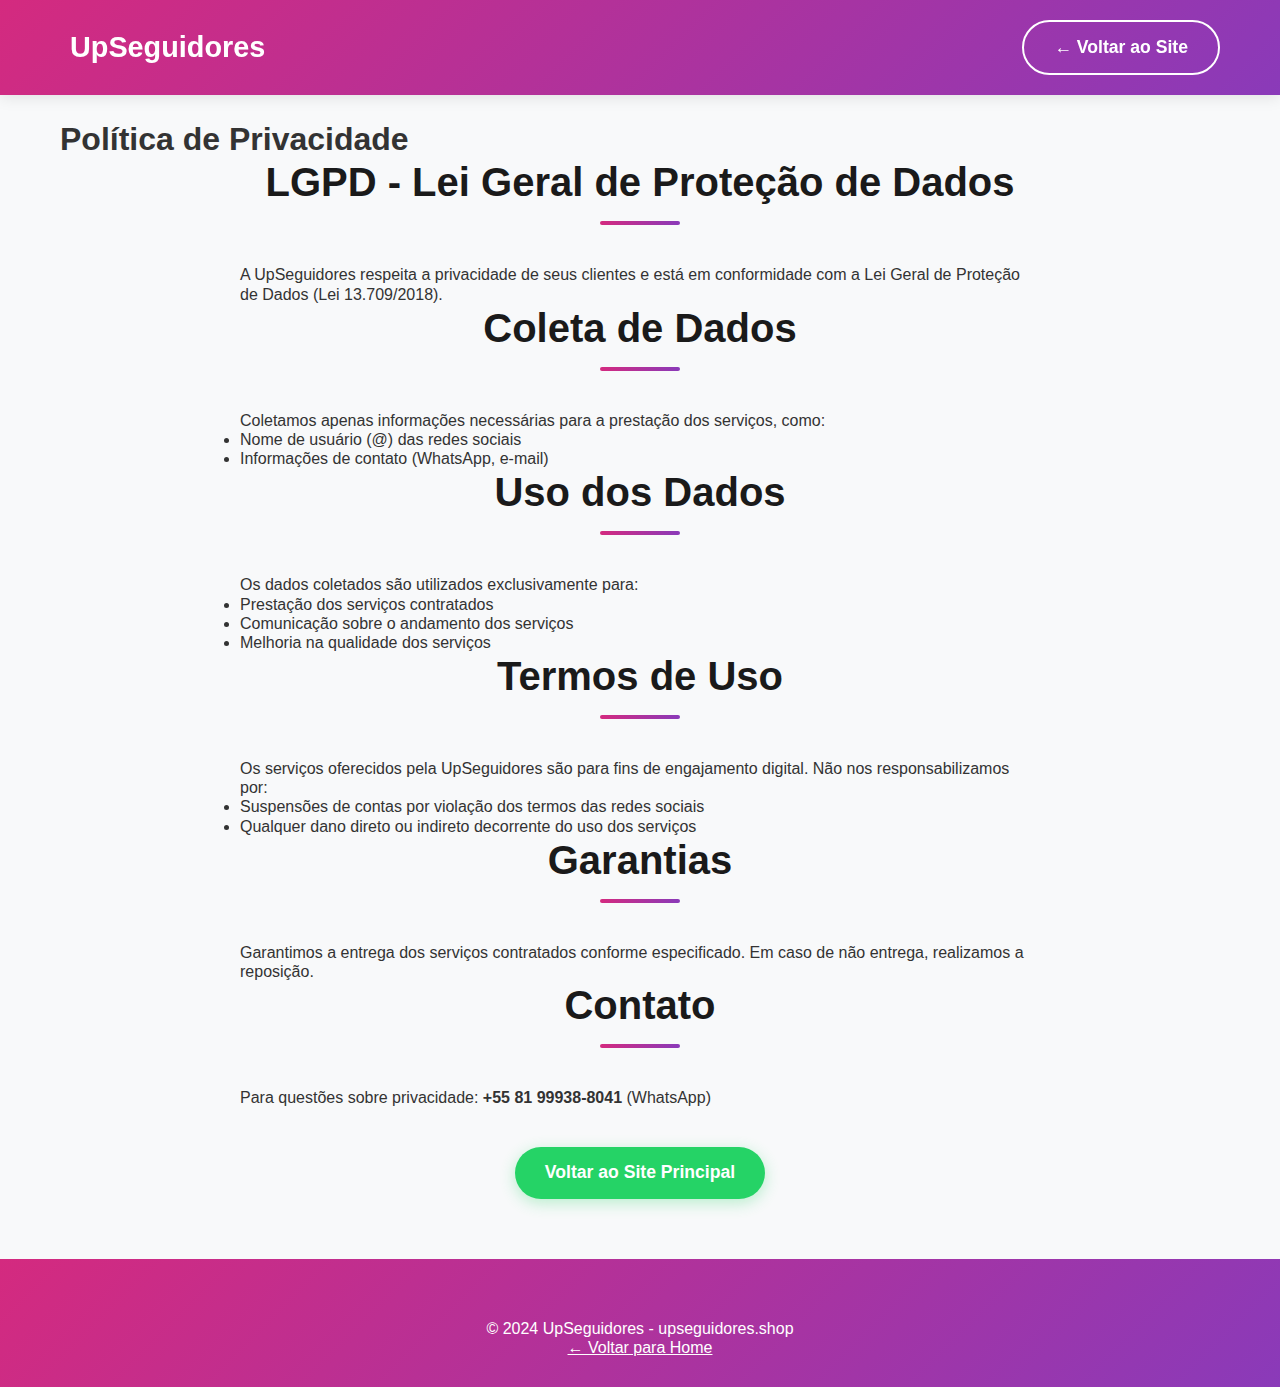
<file: politica.html>
<!DOCTYPE html>
<html lang="pt-BR">
<head>
    <meta charset="UTF-8">
    <meta name="viewport" content="width=device-width, initial-scale=1.0">
    <title>Política de Privacidade - UpSeguidores</title>
    <link rel="stylesheet" href="assets/css/style.css">
    <link rel="icon" href="favicon.svg" type="image/svg+xml">
</head>
<body>
    <header>
        <div class="container header-content">
            <div class="logo">
                <i class="fas fa-rocket"></i> UpSeguidores
            </div>
            <a href="index.html" class="secondary-btn" style="color: white;">← Voltar ao Site</a>
        </div>
    </header>

    <section style="padding: 120px 0 60px;">
        <div class="container">
            <h1>Política de Privacidade</h1>
            
            <div style="max-width: 800px; margin: 0 auto; text-align: left;">
                <h2 id="lgpd">LGPD - Lei Geral de Proteção de Dados</h2>
                <p>A UpSeguidores respeita a privacidade de seus clientes e está em conformidade com a Lei Geral de Proteção de Dados (Lei 13.709/2018).</p>
                
                <h2>Coleta de Dados</h2>
                <p>Coletamos apenas informações necessárias para a prestação dos serviços, como:</p>
                <ul>
                    <li>Nome de usuário (@) das redes sociais</li>
                    <li>Informações de contato (WhatsApp, e-mail)</li>
                </ul>
                
                <h2>Uso dos Dados</h2>
                <p>Os dados coletados são utilizados exclusivamente para:</p>
                <ul>
                    <li>Prestação dos serviços contratados</li>
                    <li>Comunicação sobre o andamento dos serviços</li>
                    <li>Melhoria na qualidade dos serviços</li>
                </ul>
                
                <h2 id="termos">Termos de Uso</h2>
                <p>Os serviços oferecidos pela UpSeguidores são para fins de engajamento digital. Não nos responsabilizamos por:</p>
                <ul>
                    <li>Suspensões de contas por violação dos termos das redes sociais</li>
                    <li>Qualquer dano direto ou indireto decorrente do uso dos serviços</li>
                </ul>
                
                <h2>Garantias</h2>
                <p>Garantimos a entrega dos serviços contratados conforme especificado. Em caso de não entrega, realizamos a reposição.</p>
                
                <h2>Contato</h2>
                <p>Para questões sobre privacidade: <strong>+55 81 99938-8041</strong> (WhatsApp)</p>
                
                <div style="margin-top: 40px; text-align: center;">
                    <a href="index.html" class="whatsapp-btn">Voltar ao Site Principal</a>
                </div>
            </div>
        </div>
    </section>

    <footer>
        <div class="container">
            <div class="footer-content">
                <p>© 2024 UpSeguidores - upseguidores.shop</p>
                <p><a href="index.html" style="color: white; text-decoration: underline;">← Voltar para Home</a></p>
            </div>
        </div>
    </footer>

    <script src="assets/js/main.js"></script>
</body>
</html>
</file>
<file: assets/css/style.css>
/* Reset e estilos base */
* {
    margin: 0;
    padding: 0;
    box-sizing: border-box;
    font-family: 'Segoe UI', Tahoma, Geneva, Verdana, sans-serif;
}

body {
    background-color: #f8f9fa;
    color: #333;
    line-height: 1.2;
}

.container {
    max-width: 1200px;
    margin: 0 auto;
    padding: 0 20px;
}

section {
    padding: 80px 0;
}

h2 {
    font-size: 2.5rem;
    text-align: center;
    margin-bottom: 40px;
    color: #1a1a1a;
    position: relative;
}

h2:after {
    content: '';
    display: block;
    width: 80px;
    height: 4px;
    background: linear-gradient(90deg, #d42a7f, #8a3ab9);
    margin: 15px auto;
    border-radius: 2px;
}

/* Header */
header {
    background: linear-gradient(135deg, #d42a7f 0%, #8a3ab9 100%);
    color: white;
    padding: 20px 0;
    position: fixed;
    width: 100%;
    top: 0;
    z-index: 1000;
    box-shadow: 0 2px 15px rgba(0, 0, 0, 0.1);
}

.header-content {
    display: flex;
    justify-content: space-between;
    align-items: center;
}

.logo {
    font-size: 1.8rem;
    font-weight: 700;
    display: flex;
    align-items: center;
    z-index: 1001;
}

.logo i {
    margin-right: 10px;
}

/* Menu Desktop */
nav ul {
    display: flex;
    list-style: none;
}

nav ul li {
    margin-left: 30px;
}

nav ul li a {
    color: white;
    text-decoration: none;
    font-weight: 500;
    transition: all 0.3s ease;
}

nav ul li a:hover {
    color: #ffcc00;
}

/* Menu Hamburguer - Mobile */
.menu-toggle {
    display: none;
    flex-direction: column;
    justify-content: space-between;
    width: 30px;
    height: 21px;
    cursor: pointer;
    z-index: 1001;
}

.menu-toggle span {
    height: 3px;
    width: 100%;
    background-color: white;
    border-radius: 3px;
    transition: all 0.3s ease;
}

/* ============================================= */
/* SEÇÃO PACOTES COM DESCONTO - COM NOVO SVG PIX */
/* ============================================= */

.pacotes-desconto {
    background-color: #f8f9fa;
    padding: 80px 0;
    margin-top: 1px;
}

.pacotes-desconto h2 {
    font-size: 2.5rem;
    color: #1a1a1a;
    margin-bottom: 15px;
}

.section-subtitle {
    text-align: center;
    color: #666;
    font-size: 1.1rem;
    max-width: 800px;
    margin: 0 auto 50px;
}

.pacotes-container {
    display: flex;
    flex-direction: column;
    gap: 60px;
    max-width: 1400px;
    margin: 0 auto;
}

.rede-social-div {
    background: white;
    border-radius: 15px;
    padding: 30px;
    box-shadow: 0 5px 20px rgba(0, 0, 0, 0.08);
}

.instagram-div {
    border-top: 4px solid #E1306C;
}

.tiktok-div {
    border-top: 4px solid #000000;
}

.rede-social-title {
    font-size: 1.8rem;
    margin-bottom: 30px;
    color: #1a1a1a;
    display: flex;
    align-items: center;
    gap: 10px;
}

.rede-social-title i {
    font-size: 2rem;
}

.rede-social-title .fa-instagram {
    background: linear-gradient(45deg, #f09433, #e6683c, #dc2743, #cc2366, #bc1888);
    -webkit-background-clip: text;
    -webkit-text-fill-color: transparent;
}

.rede-social-title .fa-tiktok {
    color: #000000;
}

.carrossel-wrapper {
    position: relative;
    margin-bottom: 30px;
}

.carrossel-subtitle {
    font-size: 1.3rem;
    margin-bottom: 20px;
    color: #333;
    display: flex;
    align-items: center;
    gap: 10px;
}

.emoji-flag {
    width: 20px;
    height: 14px;
}

.carrossel-instagram-br,
.carrossel-instagram-mix,
.carrossel-tiktok-br,
.carrossel-tiktok-mix {
    position: relative;
    overflow: hidden;
    border-radius: 10px;
    background: #f8f9fa;
    padding: 20px 0;
}

/* ============================================= */
/* CARROSSEL INFINITO - NOVOS ESTILOS ADICIONADOS */
/* ============================================= */

.carrossel-inner {
    display: flex;
    gap: 25px;
    transition: transform 0.5s ease-in-out;
    padding: 0 10px;
}

/* Estilo para efeito de arrastar */
.carrossel-inner.grabbing {
    cursor: grabbing !important;
    user-select: none;
}

/* Cards clonados (invisíveis para leitores de tela) */
.cloned-card,
.mobile-clone {
    visibility: visible;
}

.cloned-card[aria-hidden="true"] {
    opacity: 0.95;
}

/* Para mobile - scroll horizontal */
@media (max-width: 768px) {
    .carrossel-inner {
        cursor: grab;
        overflow-x: auto;
        overflow-y: hidden;
        scroll-snap-type: x mandatory;
        -webkit-overflow-scrolling: touch;
        scrollbar-width: none; /* Firefox */
        transition: none !important;
        transform: none !important;
    }
    
    .carrossel-inner::-webkit-scrollbar {
        display: none; /* Chrome/Safari */
    }
    
    .carrossel-inner.grabbing {
        scroll-snap-type: none;
    }
}

/* ============================================= */

.pacote-card {
    background: white;
    border-radius: 12px;
    padding: 25px 20px;
    min-width: 280px;
    max-width: 280px;
    text-align: center;
    box-shadow: 0 4px 15px rgba(0, 0, 0, 0.1);
    transition: transform 0.3s ease, box-shadow 0.3s ease;
    border: 1px solid #eee;
    display: flex;
    flex-direction: column;
    align-items: center;
    flex-shrink: 0;
}

.pacote-card:hover {
    transform: translateY(-5px);
    box-shadow: 0 8px 25px rgba(0, 0, 0, 0.15);
}

.pacote-icon {
    width: 60px;
    height: 60px;
    border-radius: 50%;
    display: flex;
    align-items: center;
    justify-content: center;
    margin-bottom: 15px;
    font-size: 1.8rem;
    color: white;
}

.pacote-card[data-rede="instagram"] .pacote-icon {
    background: linear-gradient(45deg, #f09433, #e6683c, #dc2743, #cc2366, #bc1888);
}

.pacote-card[data-rede="tiktok"] .pacote-icon {
    background: linear-gradient(45deg, #000000, #00f2ea, #ff0050);
}

.pacote-quantidade {
    font-size: 2.5rem;
    font-weight: 800;
    color: #1a1a1a;
    line-height: 1;
    margin-bottom: 5px;
}

.pacote-label {
    font-size: 0.9rem;
    color: #666;
    text-transform: uppercase;
    letter-spacing: 1px;
    margin-bottom: 20px;
}

.pacote-preco-antigo {
    margin-bottom: 5px;
}

.preco-riscado {
    font-size: 1.1rem;
    color: #999;
    text-decoration: line-through;
    font-weight: 500;
}

.pacote-preco-atual {
    display: flex;
    align-items: center;
    justify-content: center;
    gap: 8px;
    margin-bottom: 15px;
}

.preco-novo {
    font-size: 2rem;
    font-weight: 800;
    color: #25D366;
}

/* NOVO ESTILO PARA SVG PIX */
.pix-icon {
    width: 32px;
    height: 32px;
    fill: #32bcad;
    filter: drop-shadow(0 2px 3px rgba(50, 188, 173, 0.3));
}

.pix-icon-green {
    fill: #25D366;
}

.pacote-economia {
    margin-bottom: 5px;
}

.economia-badge {
    background: linear-gradient(135deg, #FFD700, #FFA500);
    color: #000;
    padding: 6px 12px;
    border-radius: 20px;
    font-size: 0.85rem;
    font-weight: 700;
    text-transform: uppercase;
    letter-spacing: 0.5px;
    transition: all 0.3s ease;
    cursor: help;
    position: relative;
    display: inline-block;
    text-align: center;
    max-width: 100%;
    overflow: hidden;
    text-overflow: ellipsis;
}

.economia-badge:hover {
    transform: translateY(-2px);
    box-shadow: 0 4px 8px rgba(0,0,0,0.2);
}

/* Tooltip para mostrar valores exatos */
.economia-badge::after {
    content: attr(data-tooltip);
    position: absolute;
    bottom: 100%;
    left: 50%;
    transform: translateX(-50%);
    background: #333;
    color: white;
    padding: 6px 10px;
    border-radius: 4px;
    font-size: 0.8rem;
    white-space: nowrap;
    opacity: 0;
    visibility: hidden;
    transition: all 0.3s ease;
    z-index: 1000;
    pointer-events: none;
}

.economia-badge:hover::after {
    opacity: 1;
    visibility: visible;
    bottom: calc(100% + 5px);
}

.whatsapp-pacote-btn {
    background: linear-gradient(135deg, #25D366, #128C7E);
    color: white;
    border: none;
    padding: 14px 25px;
    border-radius: 50px;
    font-weight: 600;
    font-size: 1rem;
    cursor: pointer;
    transition: all 0.3s ease;
    display: flex;
    align-items: center;
    justify-content: center;
    gap: 10px;
    width: 100%;
    margin-top: auto;
}

.whatsapp-pacote-btn:hover {
    transform: translateY(-2px);
    box-shadow: 0 5px 15px rgba(37, 211, 102, 0.3);
}

.carrossel-btn {
    position: absolute;
    top: 50%;
    transform: translateY(-50%);
    background: rgba(255, 255, 255, 0.9);
    border: none;
    width: 45px;
    height: 45px;
    border-radius: 50%;
    display: flex;
    align-items: center;
    justify-content: center;
    font-size: 1.2rem;
    color: #333;
    cursor: pointer;
    z-index: 10;
    box-shadow: 0 3px 10px rgba(0, 0, 0, 0.1);
    transition: all 0.3s ease;
}

.carrossel-btn:hover {
    background: white;
    box-shadow: 0 5px 15px rgba(0, 0, 0, 0.15);
    color: #d42a7f;
}

.carrossel-prev {
    left: 10px;
}

.carrossel-next {
    right: 10px;
}

.disclaimer-pacotes {
    margin-top: 40px;
    padding: 20px;
    background: #fff8e1;
    border-radius: 10px;
    border-left: 4px solid #FFC107;
    text-align: center;
}

.disclaimer-pacotes p {
    color: #333;
    font-size: 0.95rem;
    margin: 0;
    display: flex;
    align-items: center;
    justify-content: center;
    gap: 10px;
}

.disclaimer-pacotes i {
    color: #FFC107;
    font-size: 1.2rem;
}

/* ============================================= */
/* SEÇÃO COMPARATIVO INSTAGRAM - HORIZONTAL */
/* ============================================= */

.instagram-comparativo {
    background-color: #fafafa;
    padding: 80px 0;
    border-bottom: 1px solid #dbdbdb;
}

.comparativo-title {
    text-align: center;
    margin-bottom: 40px;
    color: #262626;
}

.comparativo-title h2 {
    font-size: 2.2rem;
    margin-bottom: 10px;
    color: #262626;
}

.comparativo-title p {
    font-size: 1.1rem;
    color: #8e8e8e;
}

.comparativo-container {
    display: flex;
    justify-content: center;
    align-items: stretch;
    gap: 40px;
    max-width: 1000px;
    margin: 0 auto;
    position: relative;
}

/* Linha divisória animada */
.comparativo-divider {
    position: absolute;
    top: 50%;
    left: 50%;
    transform: translate(-50%, -50%);
    width: 100px;
    height: 100px;
    display: flex;
    flex-direction: column;
    align-items: center;
    justify-content: center;
    z-index: 10;
}

.divider-line {
    width: 2px;
    height: 150px;
    background: linear-gradient(to bottom, transparent, #d42a7f, #8a3ab9, transparent);
    margin: 10px 0;
}

.arrow-down {
    color: #d42a7f;
    font-size: 1.5rem;
    animation: bounce 2s infinite;
}

@keyframes bounce {
    0%, 20%, 50%, 80%, 100% {transform: translateY(0);}
    40% {transform: translateY(-10px);}
    60% {transform: translateY(-5px);}
}

.perfil-instagram {
    background: white;
    border-radius: 12px;
    padding: 40px 30px;
    border: 1px solid #dbdbdb;
    box-shadow: 0 4px 20px rgba(0, 0, 0, 0.08);
    text-align: center;
    transition: all 0.3s ease;
    flex: 1;
    max-width: 400px;
    position: relative;
    overflow: hidden;
}

.perfil-instagram:hover {
    transform: translateY(-5px);
    box-shadow: 0 8px 30px rgba(0, 0, 0, 0.12);
}

.perfil-antes {
    border-top: 5px solid #ff5a5f;
}

.perfil-depois {
    border-top: 5px solid #25D366;
}

.badge-status {
    position: absolute;
    top: 15px;
    right: 15px;
    padding: 5px 12px;
    border-radius: 20px;
    font-size: 0.8rem;
    font-weight: 600;
    text-transform: uppercase;
    letter-spacing: 0.5px;
}

.badge-antes {
    background-color: #fff0f0;
    color: #ff5a5f;
    border: 1px solid #ff5a5f;
}

.badge-depois {
    background-color: #f0fff4;
    color: #25D366;
    border: 1px solid #25D366;
}

.perfil-header {
    display: flex;
    align-items: center;
    justify-content: center;
    margin-bottom: 25px;
}

.perfil-foto {
    width: 90px;
    height: 90px;
    border-radius: 50%;
    background: linear-gradient(45deg, #f09433, #e6683c, #dc2743, #cc2366, #bc1888);
    display: flex;
    align-items: center;
    justify-content: center;
    margin-right: 20px;
    border: 3px solid white;
    box-shadow: 0 3px 15px rgba(0, 0, 0, 0.1);
}

.perfil-foto i {
    font-size: 2.8rem;
    color: white;
}

.perfil-info h3 {
    font-size: 1.6rem;
    color: #262626;
    margin-bottom: 5px;
    font-weight: 600;
}

.perfil-info p {
    color: #8e8e8e;
    font-size: 0.95rem;
}

.comparativo-subtitle {
    text-align: center;
    margin: 15px 0 25px;
    padding: 10px;
    background-color: #f9f9f9;
    border-radius: 8px;
    font-size: 1rem;
    color: #555;
}

.perfil-antes .comparativo-subtitle {
    color: #ff5a5f;
    background-color: #fff0f0;
}

.perfil-depois .comparativo-subtitle {
    color: #25D366;
    background-color: #f0fff4;
}

.perfil-stats {
    display: flex;
    justify-content: space-around;
    margin: 25px 0;
    padding: 20px 0;
    border-top: 1px solid #efefef;
    border-bottom: 1px solid #efefef;
}

.stat {
    text-align: center;
    flex: 1;
}

.stat-number {
    font-size: 2.2rem;
    font-weight: 700;
    margin-bottom: 5px;
    transition: all 0.5s cubic-bezier(0.34, 1.56, 0.64, 1);
    min-height: 50px;
    display: flex;
    align-items: center;
    justify-content: center;
}

.perfil-antes .stat-number {
    color: #ff5a5f;
}

.perfil-depois .stat-number {
    color: #25D366;
}

.stat-label {
    font-size: 0.9rem;
    color: #8e8e8e;
    text-transform: uppercase;
    letter-spacing: 0.5px;
    font-weight: 500;
}

.perfil-cta {
    margin-top: 25px;
    text-align: center;
}

.instrucao-animacao {
    text-align: center;
    margin-top: 30px;
    color: #8e8e8e;
    font-size: 0.9rem;
    display: flex;
    align-items: center;
    justify-content: center;
    gap: 10px;
}

.instrucao-animacao i {
    color: #d42a7f;
    animation: pulse 1.5s infinite;
}

/* ============================================= */
/* HERO SECTION */
/* ============================================= */

.hero {
    background: linear-gradient(rgba(0, 0, 0, 0.7), rgba(0, 0, 0, 0.7)), url('https://images.unsplash.com/photo-1611162617213-7d7a39e9b1d7?ixlib=rb-4.0.3&ixid=M3wxMjA3fDB8MHxwaG90by1wYWdlfHx8fGVufDB8fHx8fA%3D%3D&auto=format&fit=crop&w=2000&q=80') no-repeat center center/cover;
    color: white;
    text-align: center;
    padding: 180px 0 100px;
    min-height: 450px;
    max-height: 500px;
    height: auto;
    display: flex;
    align-items: center;
    margin-top: 30px;
}

.hero-content {
    width: 100%;
    padding: 0 20px;
    animation: fadeIn 1s ease-in;
}

.hero h1 {
    font-size: 3rem;
    margin-bottom: 25px;
    text-shadow: 2px 2px 4px rgba(0, 0, 0, 0.5);
    line-height: 1.2;
    font-weight: 700;
}

.subtitle {
    font-size: 1.3rem;
    max-width: 800px;
    margin: 0 auto 40px;
    animation: fadeIn 1.5s ease-in;
    text-shadow: 1px 1px 3px rgba(0, 0, 0, 0.5);
    opacity: 0.9;
    line-height: 1.6;
}

/* Botões CTA */
.cta-buttons {
    display: flex;
    justify-content: center;
    gap: 25px;
    margin-top: 40px;
    flex-wrap: wrap;
    animation: fadeIn 2s ease-in;
}

.whatsapp-btn {
    display: inline-flex;
    align-items: center;
    background-color: #25D366;
    color: white;
    padding: 15px 30px;
    border-radius: 50px;
    text-decoration: none;
    font-weight: 600;
    font-size: 1.1rem;
    transition: all 0.3s ease;
    box-shadow: 0 4px 15px rgba(37, 211, 102, 0.3);
}

.whatsapp-btn:hover {
    background-color: #128C7E;
    transform: translateY(-3px);
    box-shadow: 0 6px 20px rgba(37, 211, 102, 0.4);
}

.whatsapp-btn i {
    margin-right: 10px;
    font-size: 1.5rem;
}

.secondary-btn {
    display: inline-flex;
    align-items: center;
    background-color: transparent;
    color: white;
    padding: 15px 30px;
    border-radius: 50px;
    text-decoration: none;
    font-weight: 600;
    font-size: 1.1rem;
    transition: all 0.3s ease;
    border: 2px solid white;
}

.secondary-btn:hover {
    background-color: rgba(255, 255, 255, 0.1);
    transform: translateY(-3px);
}

/* ============================================= */
/* SEÇÃO PROCESSO */
/* ============================================= */

.processo {
    background-color: #fcf3f8;
}

.processo-grid {
    display: grid;
    grid-template-columns: repeat(auto-fit, minmax(300px, 1fr));
    gap: 30px;
    margin-top: 50px;
}

.etapa {
    background: white;
    border-radius: 10px;
    padding: 40px 30px;
    text-align: center;
    transition: transform 0.3s ease, box-shadow 0.3s ease;
    box-shadow: 0 5px 15px rgba(0, 0, 0, 0.05);
}

.etapa:hover {
    transform: translateY(-10px);
    box-shadow: 0 15px 30px rgba(0, 0, 0, 0.1);
}

.etapa-numero {
    width: 60px;
    height: 60px;
    background: linear-gradient(135deg, #d42a7f 0%, #8a3ab9 100%);
    color: white;
    border-radius: 50%;
    display: flex;
    align-items: center;
    justify-content: center;
    font-size: 1.8rem;
    font-weight: bold;
    margin: 0 auto 20px;
}

.etapa h3 {
    font-size: 1.4rem;
    margin-bottom: 15px;
    color: #1a1a1a;
}

.etapa p {
    color: #555;
    font-size: 1rem;
}

/* ============================================= */
/* SEÇÃO DE VANTAGENS */
/* ============================================= */

.benefits {
    background-color: #f0f7ff;
}

.benefits-grid {
    display: grid;
    grid-template-columns: repeat(auto-fit, minmax(250px, 1fr));
    gap: 25px;
    margin-top: 30px;
}

.benefit-card {
    background: white;
    border-radius: 10px;
    padding: 30px 25px;
    text-align: center;
    transition: transform 0.3s ease, box-shadow 0.3s ease;
    box-shadow: 0 5px 15px rgba(0, 0, 0, 0.05);
}

.benefit-card:hover {
    transform: translateY(-5px);
    box-shadow: 0 10px 25px rgba(0, 0, 0, 0.1);
}

.benefit-icon {
    width: 70px;
    height: 70px;
    margin: 0 auto 20px;
    border-radius: 50%;
    display: flex;
    align-items: center;
    justify-content: center;
    font-size: 1.8rem;
    color: white;
}

.benefit-1 .benefit-icon {
    background-color: #d42a7f;
}

.benefit-2 .benefit-icon {
    background-color: #8a3ab9;
}

.benefit-3 .benefit-icon {
    background-color: #FF9800;
}

.benefit-4 .benefit-icon {
    background-color: #4CAF50;
}

.benefit-5 .benefit-icon {
    background-color: #9C27B0;
}

.benefit-card h3 {
    font-size: 1.3rem;
    margin-bottom: 15px;
    color: #1a1a1a;
}

.benefit-card p {
    color: #555;
    font-size: 0.95rem;
}

/* ============================================= */
/* SEÇÃO DE SERVIÇOS - REDES SOCIAIS */
/* ============================================= */

.services-grid {
    display: grid;
    grid-template-columns: repeat(auto-fit, minmax(300px, 1fr));
    gap: 30px;
    margin-top: 50px;
}

.service-card {
    background: white;
    border-radius: 10px;
    overflow: hidden;
    transition: transform 0.3s ease, box-shadow 0.3s ease;
    box-shadow: 0 5px 15px rgba(0, 0, 0, 0.1);
}

.service-card:hover {
    transform: translateY(-10px);
    box-shadow: 0 15px 30px rgba(0, 0, 0, 0.15);
}

.service-icon {
    height: 120px;
    display: flex;
    align-items: center;
    justify-content: center;
    font-size: 2.5rem;
    color: white;
}

.instagram {
    background: linear-gradient(45deg, #f09433, #e6683c, #dc2743, #cc2366, #bc1888);
}

.tiktok {
    background: linear-gradient(45deg, #000000, #00f2ea, #ff0050);
}

.youtube {
    background: linear-gradient(45deg, #ff0000, #cc0000);
}

.service-content {
    padding: 25px;
}

.service-content h3 {
    font-size: 1.5rem;
    margin-bottom: 15px;
    color: #1a1a1a;
}

.service-content p {
    color: #555;
}

.orcamento-link {
    display: inline-block;
    margin-top: 15px;
    color: #d42a7f;
    text-decoration: none;
    font-weight: 600;
    transition: color 0.3s ease;
}

.orcamento-link:hover {
    color: #8a3ab9;
    text-decoration: underline;
}

/* ============================================= */
/* SEÇÃO DE DEPOIMENTOS */
/* ============================================= */

.testimonials {
    background-color: #fcf3f8;
}

.testimonial-carousel {
    max-width: 800px;
    margin: 0 auto;
    position: relative;
    overflow: hidden;
    border-radius: 10px;
    box-shadow: 0 10px 30px rgba(0, 0, 0, 0.1);
}

.testimonial-inner {
    display: flex;
    transition: transform 0.5s ease;
}

.testimonial-slide {
    display: flex;
    flex-direction: column;
    justify-content: flex-start;
    min-width: 100%;
    padding: 30px;
    background: white;
    text-align: center;
    box-sizing: border-box;
}

/* CONTAINER DE IMAGEM FLEXÍVEL - RESPEITA ALTURA REAL */
.testimonial-img-container {
    width: 100%;
    margin: 0 auto;
    display: flex;
    justify-content: center;
    align-items: center;
    overflow: hidden;
    border-radius: 8px;
    background-color: #f9f9f9;
}

.testimonial-img {
    width: auto;
    height: auto;
    max-width: 100%;
    max-height: 400px;
    border-radius: 8px;
    box-shadow: 0 5px 15px rgba(0, 0, 0, 0.1);
    object-fit: contain;
    object-position: center;
}

.testimonial-text {
    font-style: italic;
    margin-top: 25px;
    margin-bottom: 10px;
    font-size: 1.1rem;
    color: #555;
    text-align: center;
    line-height: 1.6;
    padding: 0 10px;
}

.carousel-controls {
    display: flex;
    justify-content: center;
    margin-top: 30px;
}

.carousel-btn {
    background: linear-gradient(135deg, #d42a7f 0%, #8a3ab9 100%);
    color: white;
    border: none;
    width: 40px;
    height: 40px;
    border-radius: 50%;
    margin: 0 10px;
    cursor: pointer;
    transition: all 0.3s ease;
}

.carousel-btn:hover {
    background: linear-gradient(135deg, #b81c6b 0%, #6c2c8e 100%);
}

/* ============================================= */
/* SEÇÃO FAQ */
/* ============================================= */

.faq-container {
    max-width: 800px;
    margin: 0 auto;
}

.faq-item {
    margin-bottom: 20px;
    border-radius: 8px;
    overflow: hidden;
    box-shadow: 0 3px 10px rgba(0, 0, 0, 0.08);
}

.faq-question {
    background: white;
    padding: 20px;
    cursor: pointer;
    display: flex;
    justify-content: space-between;
    align-items: center;
    font-weight: 600;
    font-size: 1.1rem;
}

.faq-answer {
    background: #f9f9f9;
    padding: 0 20px;
    max-height: 0;
    overflow: hidden;
    transition: max-height 0.3s ease, padding 0.3s ease;
}

.faq-answer.open {
    max-height: 200px;
    padding: 20px;
}

/* ============================================= */
/* FOOTER */
/* ============================================= */

footer {
    background: linear-gradient(135deg, #d42a7f 0%, #8a3ab9 100%);
    color: white;
    padding: 60px 0 30px;
    text-align: center;
}

.footer-content {
    display: flex;
    flex-direction: column;
    align-items: center;
}

.footer-logo {
    font-size: 2rem;
    font-weight: 700;
    margin-bottom: 20px;
    display: flex;
    align-items: center;
}

.footer-logo i {
    margin-right: 10px;
}

.footer-links {
    display: flex;
    justify-content: center;
    flex-wrap: wrap;
    margin: 20px 0;
}

.footer-links a {
    color: white;
    margin: 0 15px;
    text-decoration: none;
    transition: color 0.3s ease;
}

.footer-links a:hover {
    color: #ffcc00;
}

.social-icons {
    margin: 20px 0;
}

.social-icons a {
    color: white;
    font-size: 1.5rem;
    margin: 0 10px;
    transition: color 0.3s ease;
}

.social-icons a:hover {
    color: #ffcc00;
}

.footer-legal {
    margin-top: 30px;
    padding-top: 20px;
    border-top: 1px solid rgba(255, 255, 255, 0.1);
    width: 100%;
    text-align: center;
    font-size: 0.85rem;
    opacity: 0.9;
}

.footer-legal p {
    margin-bottom: 10px;
}

.legal-links {
    margin-top: 15px;
    display: flex;
    justify-content: center;
    flex-wrap: wrap;
    gap: 15px;
}

.legal-links a {
    color: rgba(255, 255, 255, 0.8);
    text-decoration: none;
    transition: color 0.3s ease;
}

.legal-links a:hover {
    color: #ffcc00;
}

.copyright {
    margin-top: 20px;
    font-size: 0.8rem;
    opacity: 0.7;
}

/* ============================================= */
/* ANIMAÇÕES */
/* ============================================= */

@keyframes fadeIn {
    from {
        opacity: 0;
        transform: translateY(20px);
    }
    to {
        opacity: 1;
        transform: translateY(0);
    }
}

@keyframes pulse {
    0% { transform: scale(1); }
    50% { transform: scale(1.1); }
    100% { transform: scale(1); }
}

/* ANIMAÇÃO PARA OS NÚMEROS DO COMPARATIVO */
@keyframes countUp {
    from {
        transform: translateY(20px);
        opacity: 0;
    }
    to {
        transform: translateY(0);
        opacity: 1;
    }
}

/* Classe para animação dos números */
.number-animate {
    animation: countUp 0.8s ease-out forwards;
}

/* ANIMAÇÃO PARA O COMPARATIVO HOVER */
.instrucao-animacao {
    animation: pulse 2s infinite;
}

@keyframes pulse {
    0% { opacity: 0.6; }
    50% { opacity: 1; }
    100% { opacity: 0.6; }
}

/* Efeito de destaque nos números quando animados */
.perfil-depois .stat-number {
    position: relative;
}

.perfil-depois .stat-number:after {
    content: '↑';
    position: absolute;
    right: -20px;
    top: 5px;
    color: #25D366;
    font-weight: bold;
    animation: floatUp 1s ease-out infinite;
}

@keyframes floatUp {
    0% { transform: translateY(0); opacity: 0; }
    50% { opacity: 1; }
    100% { transform: translateY(-10px); opacity: 0; }
}

/* ============================================= */
/* BADGES DE ECONOMIA POR NÍVEL DE DESCONTO */
/* ============================================= */

.economia-badge.low-discount {
    background: linear-gradient(135deg, #FFC107, #FF9800);
    color: #000;
}

.economia-badge.medium-discount {
    background: linear-gradient(135deg, #FF9800, #F44336);
    color: #fff;
}

.economia-badge.high-discount {
    background: linear-gradient(135deg, #F44336, #D32F2F);
    color: #fff;
    animation: pulse-high 2s infinite;
}

@keyframes pulse-high {
    0%, 100% { transform: scale(1); }
    50% { transform: scale(1.05); }
}

/* ============================================= */
/* ESTILO PARA O ÍCONE DA BANDEIRA DO BRASIL NOS TÍTULOS */
/* ============================================= */

/* Container do subtítulo com a bandeira */
.carrossel-subtitle {
    font-size: 1.6rem;
    margin-bottom: 20px;
    color: #333;
    display: flex;
    align-items: center;
    gap: 12px;
    font-weight: 600;
}

/* Ícone da bandeira do Brasil */
.carrossel-subtitle .brazil-flag {
    width: 28px;
    height: 28px;
    border-radius: 2px;
    box-shadow: 0 2px 4px rgba(0, 0, 0, 0.1);
    transition: transform 0.3s ease;
    flex-shrink: 0;
}

/* Efeito hover sutil na bandeira */
.carrossel-subtitle:hover .brazil-flag {
    transform: scale(1.05);
}

/* Estilo específico para o ícone do planeta */
.carrossel-subtitle .globe-icon {
    color: #00A8FF;
    font-size: 1.4rem;
    transition: transform 0.3s ease;
}

.carrossel-subtitle:hover .globe-icon {
    transform: rotate(10deg);
}

/* ============================================= */
/* CORREÇÕES DE RESPONSIVIDADE ESPECÍFICAS */
/* ============================================= */

/* Ajuste geral para evitar overflow horizontal */
@media (max-width: 768px) {
    body {
        overflow-x: hidden;
    }
    
    .container {
        padding: 0 15px;
    }
    
    section {
        padding: 50px 0;
    }
    
    h2 {
        font-size: 2rem;
        margin-bottom: 30px;
    }
    
    /* CORREÇÃO PARA PACOTES - MOBILE */
    .pacotes-desconto {
        padding: 40px 0;
        margin-top: 1px;
    }
    
    .pacotes-container {
        gap: 30px;
    }
    
    .rede-social-div {
        padding: 20px 15px;
        margin: 0 5px;
        border-radius: 10px;
    }
    
    .rede-social-title {
        font-size: 1.5rem;
        margin-bottom: 20px;
    }
    
    .carrossel-subtitle {
        font-size: 1.1rem;
        gap: 8px;
        margin-bottom: 15px;
    }
    
    /* CARROSSEL MOBILE - SCROLL HORIZONTAL */
    .carrossel-instagram-br,
    .carrossel-instagram-mix,
    .carrossel-tiktok-br,
    .carrossel-tiktok-mix {
        padding: 15px 0;
        overflow: visible !important;
        width: 100%;
    }
    
    .carrossel-inner {
        display: flex;
        flex-wrap: nowrap;
        overflow-x: auto;
        overflow-y: hidden;
        gap: 15px;
        padding: 10px 15px 15px;
        margin: 0;
        width: 100%;
        -webkit-overflow-scrolling: touch;
        scroll-snap-type: x mandatory;
        scrollbar-width: none; /* Firefox */
    }
    
    .carrossel-inner::-webkit-scrollbar {
        display: none;
    }
    
    .pacote-card {
        min-width: 200px !important;
        max-width: 200px !important;
        width: 200px !important;
        padding: 18px 12px;
        margin: 0;
        flex-shrink: 0;
        scroll-snap-align: start;
        border-radius: 10px;
        box-shadow: 0 3px 8px rgba(0, 0, 0, 0.1);
        display: flex;
        flex-direction: column;
        align-items: center;
    }
    
    .pacote-icon {
        width: 50px;
        height: 50px;
        font-size: 1.5rem;
    }
    
    .pacote-quantidade {
        font-size: 1.8rem;
    }
    
    .pacote-label {
        font-size: 0.8rem;
    }
    
    .preco-riscado {
        font-size: 0.85rem;
    }
    
    .preco-novo {
        font-size: 1.4rem;
    }
    
    .pix-icon {
        width: 20px;
        height: 20px;
    }
    
    .economia-badge {
        font-size: 0.75rem;
        padding: 4px 8px;
        margin-bottom: 5px;
        white-space: nowrap;
    }
    
    .whatsapp-pacote-btn {
        padding: 10px 15px;
        font-size: 0.85rem;
        border-radius: 8px;
        margin-top: 10px;
    }
    
    /* REMOVER BOTÕES DE NAVEGAÇÃO NO MOBILE */
    .carrossel-btn {
        display: none !important;
    }
    
    /* TÍTULOS RESPONSIVOS */
    .rede-social-title {
        font-size: 1.4rem;
        margin-bottom: 20px;
        padding: 0 10px;
        justify-content: center;
        text-align: center;
    }
    
    .carrossel-subtitle {
        font-size: 1rem;
        margin-bottom: 15px;
        padding: 0 10px;
        justify-content: center;
    }
    
    /* DISCLAIMER RESPONSIVO */
    .disclaimer-pacotes {
        margin-top: 25px;
        padding: 15px;
        font-size: 0.8rem;
        margin-left: 10px;
        margin-right: 10px;
    }
    
    .disclaimer-pacotes p {
        flex-direction: column;
        text-align: center;
        gap: 5px;
    }
    
    /* CORREÇÃO PARA COMPARATIVO - MOBILE */
    .instagram-comparativo {
        padding: 40px 0 20px;
    }
    
    .comparativo-title h2 {
        font-size: 1.8rem;
    }
    
    .comparativo-container {
        flex-direction: column;
        gap: 20px;
        padding: 0 15px;
    }
    
    .perfil-instagram {
        max-width: 100% !important;
        width: 100%;
        padding: 25px 20px;
        margin: 0;
    }
    
    .comparativo-divider {
        position: relative;
        top: 0;
        left: 0;
        transform: none;
        width: 100%;
        height: auto;
        margin: 20px 0;
        flex-direction: row;
        justify-content: center;
        align-items: center;
    }
    
    .divider-line {
        width: 100px;
        height: 2px;
        margin: 0 10px;
        background: linear-gradient(to right, transparent, #d42a7f, #8a3ab9, transparent);
    }
    
    .arrow-down {
        transform: rotate(90deg);
        font-size: 1.2rem;
    }
    
    .perfil-header {
        flex-direction: column;
        text-align: center;
        gap: 15px;
    }
    
    .perfil-foto {
        margin-right: 0;
        width: 80px;
        height: 80px;
    }
    
    .perfil-info h3 {
        font-size: 1.4rem;
    }
    
    .stat-number {
        font-size: 1.8rem;
    }
    
    /* CORREÇÃO PARA HERO - MOBILE */
    .hero {
        padding: 140px 0 60px;
        min-height: auto;
        margin-top: 10px;
    }
    
    .hero h1 {
        font-size: 2.2rem;
        padding: 0 10px;
    }
    
    .subtitle {
        font-size: 1.1rem;
        padding: 0 15px;
        margin-bottom: 30px;
    }
    
    .cta-buttons {
        flex-direction: column;
        align-items: center;
        gap: 15px;
        margin-top: 30px;
    }
    
    .whatsapp-btn,
    .secondary-btn {
        width: 100%;
        max-width: 300px;
        padding: 14px 25px;
    }
    
    /* MENU HAMBURGUER */
    .menu-toggle {
        display: flex;
    }

    nav {
        position: fixed;
        top: 0;
        right: -300px;
        width: 280px;
        height: 100vh;
        background: linear-gradient(135deg, #d42a7f 0%, #8a3ab9 100%);
        transition: right 0.3s ease;
        z-index: 1000;
        padding-top: 80px;
        box-shadow: -5px 0 15px rgba(0, 0, 0, 0.1);
    }

    nav.active {
        right: 0;
    }

    nav ul {
        flex-direction: column;
        padding: 20px;
    }

    nav ul li {
        margin: 15px 0;
    }

    nav ul li a {
        font-size: 1.2rem;
        display: block;
        padding: 10px;
        border-radius: 5px;
    }

    /* Animação do menu hamburguer */
    .menu-toggle.active span:nth-child(1) {
        transform: rotate(45deg) translate(5px, 5px);
    }

    .menu-toggle.active span:nth-child(2) {
        opacity: 0;
    }

    .menu-toggle.active span:nth-child(3) {
        transform: rotate(-45deg) translate(7px, -6px);
    }
    
    /* Grids responsivos */
    .processo-grid,
    .benefits-grid,
    .services-grid {
        grid-template-columns: 1fr;
        gap: 20px;
    }
    
    .etapa,
    .benefit-card,
    .service-card {
        padding: 25px 20px;
    }
    
    /* Depoimentos mobile */
    .testimonial-slide {
        padding: 20px 15px;
    }
    
    .testimonial-img {
        max-height: 250px;
    }
    
    /* Footer mobile */
    .footer-links {
        flex-direction: column;
        gap: 10px;
    }
    
    .footer-links a {
        margin: 5px 0;
    }
    
    .social-icons a {
        font-size: 1.3rem;
        margin: 0 8px;
    }
    
    .legal-links {
        flex-direction: column;
        gap: 10px;
    }
}

/* Ajustes para mobile pequeno (até 480px) */
@media (max-width: 480px) {
    .hero {
        padding: 120px 0 50px;
    }
    
    .hero h1 {
        font-size: 1.8rem;
    }
    
    .subtitle {
        font-size: 1rem;
    }
    
    .pacote-card {
        min-width: 180px !important;
        max-width: 180px !important;
        padding: 15px 12px;
    }
    
    .pacote-quantidade {
        font-size: 1.6rem;
    }
    
    .preco-novo {
        font-size: 1.4rem;
    }
    
    .pix-icon {
        width: 20px;
        height: 20px;
    }
    
    .whatsapp-pacote-btn {
        padding: 10px 15px;
        font-size: 0.85rem;
    }
    
    .perfil-instagram {
        padding: 20px 15px;
    }
    
    .perfil-foto {
        width: 70px;
        height: 70px;
    }
    
    .stat-number {
        font-size: 1.6rem;
    }
    
    .stat-label {
        font-size: 0.8rem;
    }
    
    .testimonial-img {
        max-height: 200px;
    }
    
    .carrossel-subtitle .brazil-flag {
        width: 22px;
        height: 22px;
    }
    
    .carrossel-subtitle {
        font-size: 1.4rem;
    }
}

/* Ajustes para telas muito pequenas (até 360px) */
@media (max-width: 360px) {
    .pacote-card {
        min-width: 170px !important;
        max-width: 170px !important;
        padding: 12px 8px;
    }
    
    .pacote-quantidade {
        font-size: 1.5rem;
    }
    
    .preco-novo {
        font-size: 1.2rem;
    }
    
    .hero h1 {
        font-size: 1.6rem;
    }
    
    .whatsapp-btn,
    .secondary-btn {
        padding: 12px 20px;
        font-size: 1rem;
    }
}

/* Ajuste para dispositivos em modo paisagem (landscape) */
@media (max-height: 500px) and (orientation: landscape) {
    .hero {
        padding: 100px 0 40px;
        min-height: auto;
    }
    
    .hero h1 {
        font-size: 1.8rem;
        margin-bottom: 15px;
    }
    
    .subtitle {
        font-size: 0.9rem;
        margin-bottom: 20px;
    }
    
    .cta-buttons {
        flex-direction: row;
        flex-wrap: wrap;
        gap: 10px;
    }
    
    .whatsapp-btn,
    .secondary-btn {
        width: auto;
        padding: 10px 20px;
        font-size: 0.9rem;
    }
    
    /* Ajuste especial para carrossel em landscape */
    .carrossel-inner {
        gap: 10px;
    }
    
    .pacote-card {
        min-width: 200px !important;
    }
}

/* Ajuste para telas baixas */
@media (max-height: 600px) {
    .hero {
        padding: 120px 0 50px;
        min-height: auto;
    }
    
    .testimonial-img {
        max-height: 200px;
    }
}

/* Garantir que os botões do WhatsApp sejam consistentes */
.whatsapp-btn, .whatsapp-pacote-btn {
    font-family: inherit;
}

/* Ajuste de espaçamento entre seções */
section + section {
    margin-top: 0;
}

/* Garantir que o carrossel não tenha overflow em telas grandes */
@media (min-width: 769px) {
    .carrossel-wrapper {
        overflow: hidden;
    }
}

/* ============================================= */
/* FALLBACK PARA JS DESABILITADO */
/* ============================================= */
.no-js .carrossel-inner {
    flex-wrap: wrap;
    justify-content: center;
    overflow: visible;
}

.no-js .pacote-card {
    min-width: 150px;
    max-width: 180px;
    margin: 5px;
}

/* ============================================= */
/* MELHORIAS DE PERFORMANCE PARA MOBILE */
/* ============================================= */
@media (max-width: 768px) {
    .pacote-card {
        will-change: transform;
        backface-visibility: hidden;
        -webkit-backface-visibility: hidden;
    }
    
    .carrossel-inner {
        will-change: scroll-position;
    }
}

/* ============================================= */
/* GARANTIR QUE NÃO HÁ OVERFLOW HORIZONTAL */
/* ============================================= */
@media (max-width: 768px) {
    html, body {
        overflow-x: hidden;
        width: 100%;
        position: relative;
    }
    
    .pacotes-desconto .container {
        padding: 0;
        max-width: 100%;
    }
    
    /* REMOVER QUALQUER MARGEM/ESPAÇO DESNECESSÁRIO */
    .pacotes-desconto h2,
    .section-subtitle {
        padding-left: 15px;
        padding-right: 15px;
    }
}

/* GARANTIR QUE OS ELEMENTOS SE ENCAIXEM */
.pacote-card * {
    max-width: 100%;
    box-sizing: border-box;
}

/* AJUSTE PARA OS ÍCONES DO PIX */
.pacote-preco-atual {
    flex-wrap: wrap;
    justify-content: center;
    gap: 5px;
}
</file>
